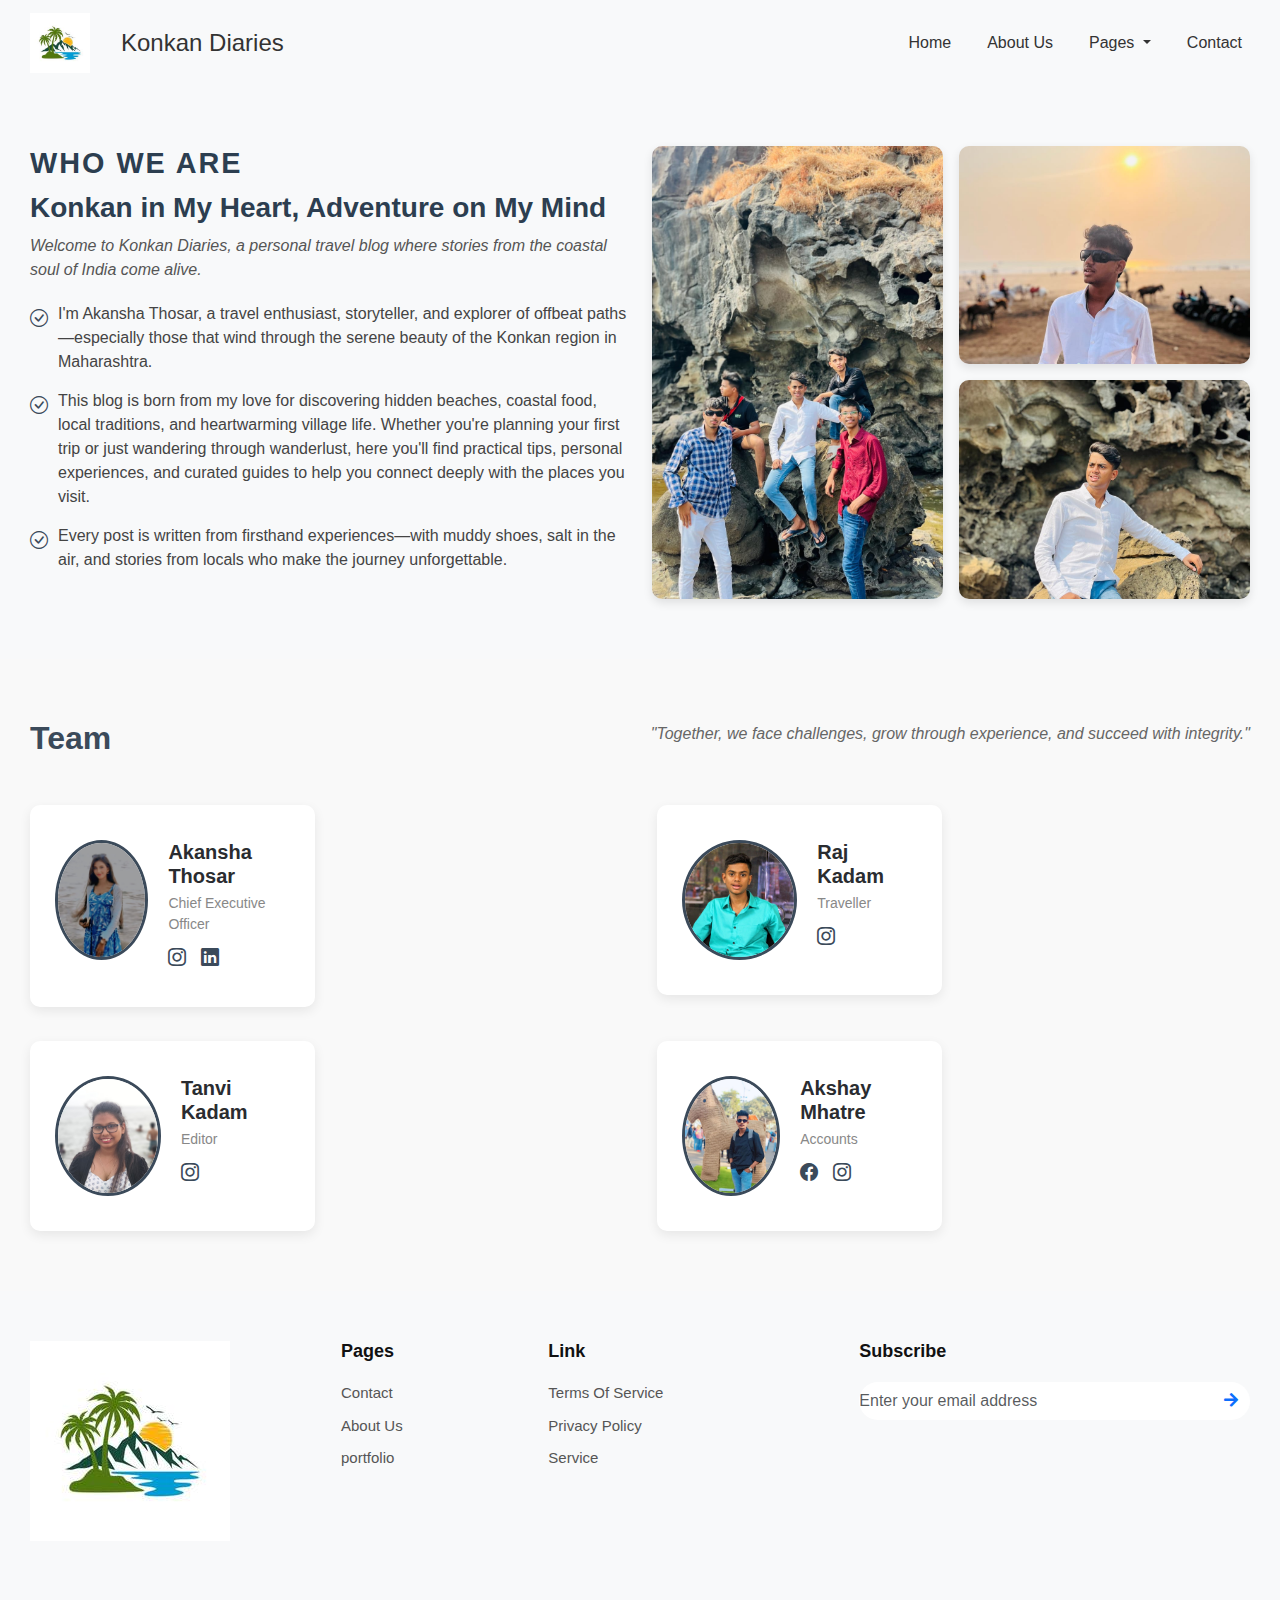
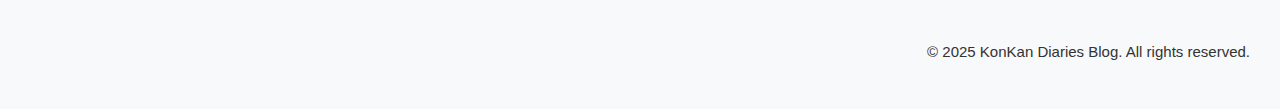
<file: about.html>
<!doctype html>
<html lang="en">

<head>
    <meta charset="utf-8">
    <meta name="viewport" content="width=device-width, initial-scale=1, shrink-to-fit=no">

    <!-- Custom CSS -->
    <link rel="stylesheet" href="style.css">

    <!-- Bootstrap 4 CSS -->
    <link rel="stylesheet" href="https://cdn.jsdelivr.net/npm/bootstrap@4.4.1/dist/css/bootstrap.min.css"
        integrity="sha384-Vkoo8x4CGsO3+Hhxv8T/Q5PaXtkKtu6ug5TOeNV6gBiFeWPGFN9MuhOf23Q9Ifjh" crossorigin="anonymous">

    <!-- Owl Carousel CSS -->
    <link rel="stylesheet" href="https://cdnjs.cloudflare.com/ajax/libs/OwlCarousel2/2.3.4/assets/owl.carousel.min.css">
    <link rel="stylesheet"
        href="https://cdnjs.cloudflare.com/ajax/libs/OwlCarousel2/2.3.4/assets/owl.theme.default.min.css">
    <link href="https://cdn.jsdelivr.net/npm/bootstrap@5.3.3/dist/css/bootstrap.min.css" rel="stylesheet">
    <link href="https://cdn.jsdelivr.net/npm/bootstrap-icons/font/bootstrap-icons.css" rel="stylesheet">
    <link rel="stylesheet" href="https://cdnjs.cloudflare.com/ajax/libs/font-awesome/5.15.4/css/all.min.css">
    <link rel="stylesheet" href="style.css">

    <title>Stop dreaming, start travelling..!</title>
</head>

<body>
    <!-- Navbar -->
    <nav class="navbar navbar-expand-lg navbar-light bg-light">
        <div class="container-fluid">
            <div class="navbar-header navbar-header-custom">
                <a href="index.html" class="navbar-brand">
                    <img id="logo" src="logo.jpg" alt="logo">
                </a>
                <h2>Konkan Diaries</h2>
            </div>
            <button class="navbar-toggler" type="button" data-toggle="collapse" data-target="#navbarSupportedContent"
                aria-controls="navbarSupportedContent" aria-expanded="false" aria-label="Toggle navigation">
                <span class="navbar-toggler-icon">☰</span>
            </button>
            <div class="collapse navbar-collapse" id="navbarSupportedContent">
                <ul class="navbar-nav ml-auto">
                    <li class="nav-item"><a class="nav-link" href="/index.html">Home</a></li>
                    <li class="nav-item"><a class="nav-link active" href="/about.html">About Us</a></li>
                    <li class="nav-item dropdown">
                        <a class="nav-link dropdown-toggle" href="#" id="pagesDropdown" role="button"
                            data-toggle="dropdown" aria-haspopup="true" aria-expanded="false">
                            Pages
                        </a>
                        <div class="dropdown-menu" aria-labelledby="pagesDropdown">
                            <a class="dropdown-item" href="/fort.html">Fort</a>
                            <a class="dropdown-item" href="/beach.html">Beach</a>
                            <a class="dropdown-item" href="/festival.html">Festival</a>
                            <a class="dropdown-item" href="/temple.html">Temple</a>
                            <a class="dropdown-item" href="/food.html">Food</a>
                        </div>
                    </li>
                    <li class="nav-item"><a class="nav-link" href="/index.html#contact">Contact</a></li>
                </ul>
            </div>
        </div>
    </nav>

    <section id="about">
        <div class="container">
            <div class="row gy-4">
                <div class="col-lg-6 content aos-init aos-animate" data-aos="fade-up" data-aos-delay="100">
                    <h1 class="who-we-are">Who We Are</h1>
                    <h3>Konkan in My Heart, Adventure on My Mind</h3>
                    <p class="fst-italic">
                        Welcome to Konkan Diaries, a personal travel blog where stories from the coastal soul of India
                        come
                        alive.
                    </p>
                    <ul>
                        <li><i class="bi bi-check-circle"></i>
                            <span>I'm Akansha Thosar, a travel enthusiast, storyteller, and explorer of offbeat
                                paths—especially those
                                that wind through the serene beauty of the Konkan region in Maharashtra.</span>
                        </li>
                        <li><i class="bi bi-check-circle"></i>
                            <span>This blog is born from my love for discovering hidden beaches, coastal food, local
                                traditions, and
                                heartwarming village life. Whether you're planning your first trip or just wandering
                                through
                                wanderlust,
                                here you'll find practical tips, personal experiences, and curated guides to help you
                                connect deeply
                                with the places you visit.</span>
                        </li>
                        <li><i class="bi bi-check-circle"></i>
                            <span>Every post is written from firsthand experiences—with muddy shoes, salt in the air,
                                and
                                stories from
                                locals who make the journey unforgettable.</span>
                        </li>
                    </ul>
                </div>

                <div class="col-lg-6 about-images">
                    <div class="row gx-3 gy-3">
                        <div class="col-6">
                            <img src="rk1.jpg" class="img-fluid large-image" alt="">
                        </div>
                        <div class="col-6 d-flex flex-column justify-content-between">
                            <img src="rk4.jpg" class="img-fluid small-image mb-3" alt="">
                            <img src="rk3.jpg" class="img-fluid small-image" alt="">
                        </div>
                    </div>
                </div>

            </div>
        </div>
    </section>

    <section id="team">
        <div class="container section-title aos-init aos-animate" data-aos="fade-up">
            <div class="section-title-container d-flex align-items-center justify-content-between">
                <h2>Team</h2>
                <p>"Together, we face challenges, grow through experience, and succeed with integrity."</p>
            </div>
        </div><!-- End Section Title -->

        <div class="container">
            <div class="row gy-4">
                <div class="col-lg-6 aos-init aos-animate" data-aos="fade-up" data-aos-delay="100">
                    <div class="team-member d-flex align-items-start">
                        <div class="pic"><img src="akshu.jpg" class="img-fluid" alt=""></div>
                        <div class="member-info">
                            <h4>Akansha Thosar</h4>
                            <span>Chief Executive Officer</span>
                            <div class="social">
                                <a href="https://www.instagram.com/panda_lover_akshu/"><i
                                        class="bi bi-instagram"></i></a>
                                <a href="https://www.linkedin.com/in/akanshathosar25/"> <i class="bi bi-linkedin"></i>
                                </a>
                            </div>
                        </div>
                    </div>
                </div><!-- End Team Member -->

                <div class="col-lg-6 aos-init aos-animate" data-aos="fade-up" data-aos-delay="200">
                    <div class="team-member d-flex align-items-start">
                        <div class="pic"><img src="raj.jpg" class="img-fluid" alt=""></div>
                        <div class="member-info">
                            <h4>Raj Kadam</h4>
                            <span>Traveller</span>
                            <div class="social">
                                <a href="https://www.instagram.com/r_k_____16/"><i class="bi bi-instagram"></i></a>
                            </div>
                        </div>
                    </div>
                </div><!-- End Team Member -->

                <div class="col-lg-6 aos-init aos-animate" data-aos="fade-up" data-aos-delay="300">
                    <div class="team-member d-flex align-items-start">
                        <div class="pic"><img src="tanu.jpg" class="img-fluid" alt=""></div>
                        <div class="member-info">
                            <h4>Tanvi Kadam</h4>
                            <span>Editor</span>
                            <div class="social">
                                <a href="https://www.instagram.com/tanuuu__11_/"><i class="bi bi-instagram"></i></a>
                            </div>
                        </div>
                    </div>
                </div>

                <div class="col-lg-6 aos-init aos-animate" data-aos="fade-up" data-aos-delay="400">
                    <div class="team-member d-flex align-items-start">
                        <div class="pic"><img src="akshy.jpg" class="img-fluid" alt=""></div>
                        <div class="member-info">
                            <h4>Akshay Mhatre</h4>
                            <span>Accounts</span>
                            <div class="social">
                                <a href=""><i class="bi bi-facebook"></i></a>
                                <a href="https://www.instagram.com/akkymhatre143/"><i class="bi bi-instagram"></i></a>
                            </div>
                        </div>
                    </div>
                </div>
            </div>
        </div>
    </section>

    <!-- Footer -->
    <footer class="bg-light">
        <div class="padding-90px-top md-padding-70px-top sm-padding-50px-top">
            <div class="container">
                <div class="row">
                    <div class="col-lg-3 col-sm-6 sm-margin-40px-bottom">
                        <img src="logo.jpg" class="width-70" alt="KonKan Diaries">
                    </div>

                    <div class="col-lg-2 col-sm-6 sm-margin-40px-bottom">
                        <h3 class="footer-title-style1">Pages</h3>
                        <ul class="list-style-1 no-margin-bottom">
                            <li><a href="#!">Contact</a></li>
                            <li><a href="#!">About Us</a></li>
                            <li><a href="#!">portfolio</a></li>
                        </ul>
                    </div>

                    <div class="col-lg-3 col-sm-6 mobile-margin-40px-bottom">
                        <div class="padding-50px-left sm-no-padding-left">
                            <h3 class="footer-title-style1">Link</h3>
                            <ul class="list-style-1 no-margin-bottom">
                                <li><a href="#!">Terms Of Service</a></li>
                                <li><a href="#!">Privacy Policy</a></li>
                                <li><a href="#!">Service</a></li>
                            </ul>
                        </div>
                    </div>
                    <div class="col-lg-4 col-sm-6">
                        <div class="padding-30px-left sm-no-padding-left">
                            <h3 class="footer-title-style1">Subscribe</h3>
                            <form class="rounded-pill newsletter-form">
                                <div class="input-group">
                                    <input type="email" class="form-control pl-0" name="email"
                                        placeholder="Enter your email address">
                                    <div class="input-group-append">
                                        <button class="btn btn-white text-primary" type="submit"><i
                                                class="fas fa-arrow-right"></i></button>
                                    </div>
                                </div>
                            </form>
                        </div>
                    </div>
                </div>
                <div class="padding-30px-bottom margin-60px-top row">
                    <div class="col-12">
                        <div class="float-right xs-width-100 text-center">
                            <p class="text-medium-gray margin-5px-top xs-no-margin-top">© 2025 KonKan Diaries Blog. All
                                rights reserved.</p>
                        </div>
                    </div>
                </div>
            </div>
        </div>
    </footer>

    <!-- Scripts -->
    <script src="https://code.jquery.com/jquery-3.6.0.min.js"></script>
    <script src="https://cdn.jsdelivr.net/npm/popper.js@1.16.0/dist/umd/popper.min.js"
        integrity="sha384-Q6E9RHvbIyZFJoft+2mJbHaEWldlvI9IOYy5n3zV9zzTtmI3UksdQRVvoxMfooAo"
        crossorigin="anonymous"></script>
    <script src="https://cdn.jsdelivr.net/npm/bootstrap@4.4.1/dist/js/bootstrap.min.js"
        integrity="sha384-wfSDF2E50Y2D1uUdj0O3uMBJnjuUD4Ih7YwaYd1iqfktj0Uod8GCExl3Og8ifwB6"
        crossorigin="anonymous"></script>
    <script src="https://cdnjs.cloudflare.com/ajax/libs/OwlCarousel2/2.3.4/owl.carousel.min.js"></script>
    <script src="script.js"></script>
</body>

</html>
</file>
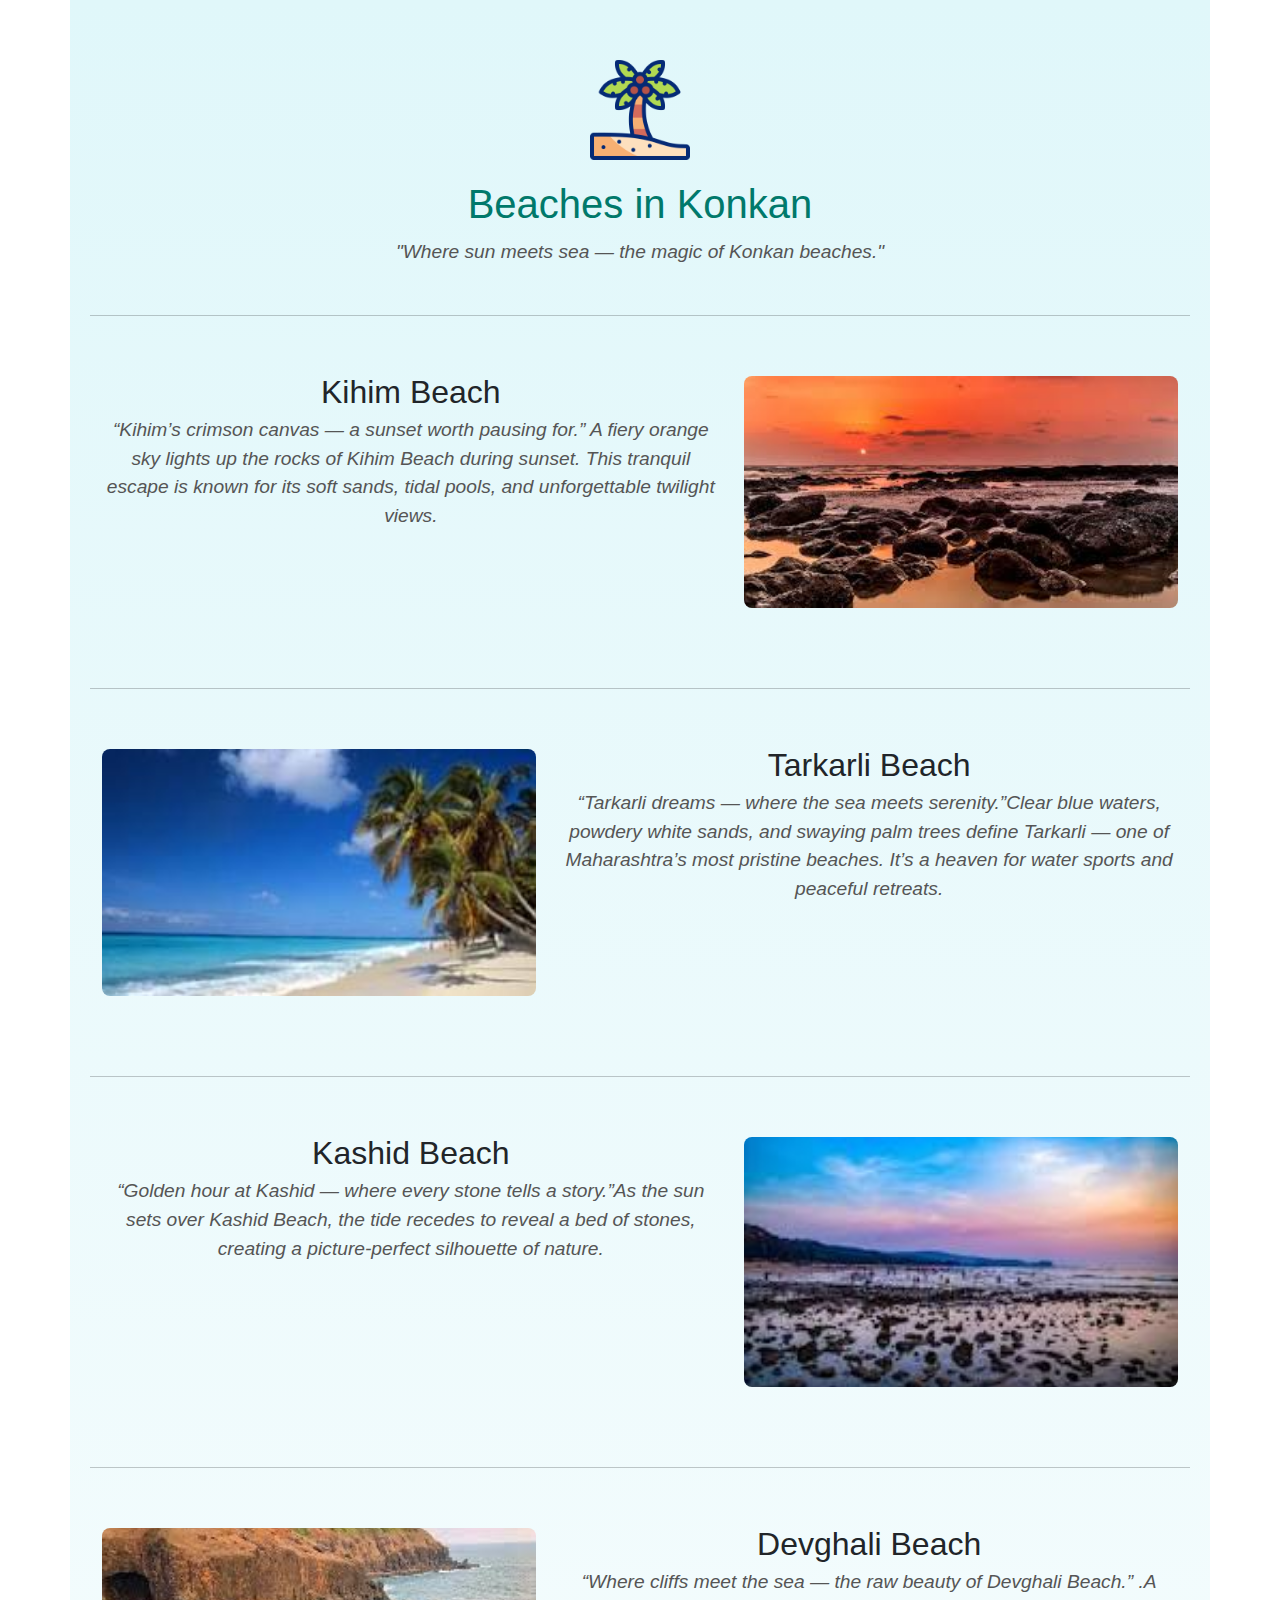
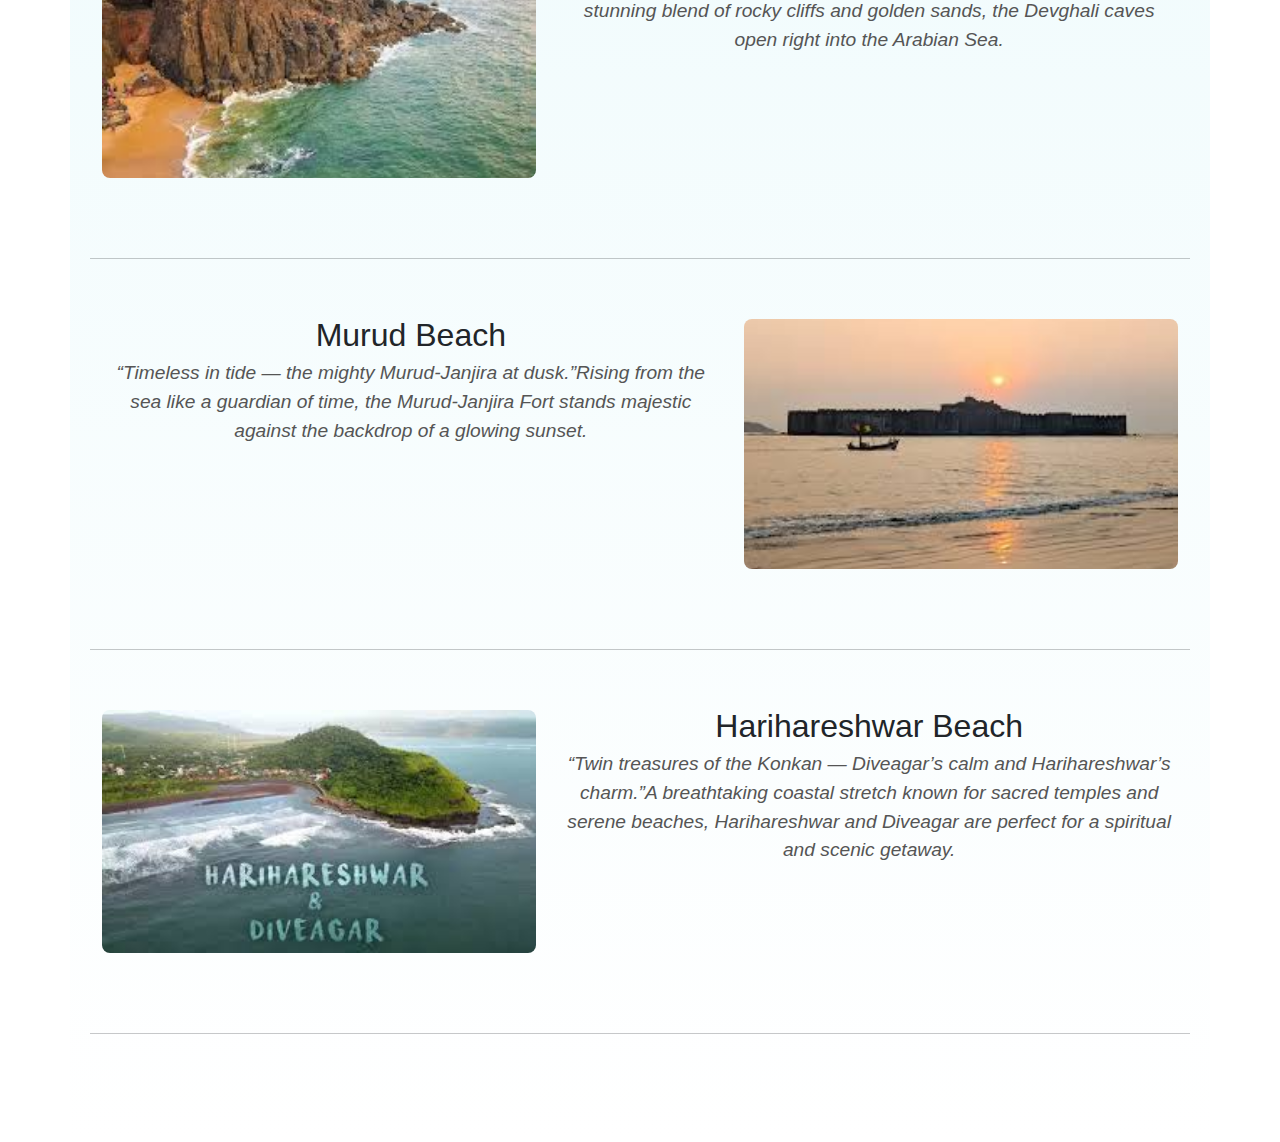
<file: beach.html>
<!DOCTYPE html>
<html lang="en">

<head>
    <meta charset="UTF-8" />
    <meta name="viewport" content="width=device-width, initial-scale=1" />
    <title>Beaches in Konkan</title>

    <!-- jQuery -->
    <script src="https://code.jquery.com/jquery-3.6.0.min.js"></script>

    <!-- Owl Carousel CSS & JS -->
    <link rel="stylesheet" href="https://cdnjs.cloudflare.com/ajax/libs/OwlCarousel2/2.3.4/assets/owl.carousel.min.css">
    <link rel="stylesheet"
        href="https://cdnjs.cloudflare.com/ajax/libs/OwlCarousel2/2.3.4/assets/owl.theme.default.min.css">
    <script src="https://cdnjs.cloudflare.com/ajax/libs/OwlCarousel2/2.3.4/owl.carousel.min.js"></script>

    <!-- Bootstrap -->
    <link href="https://cdn.jsdelivr.net/npm/bootstrap@5.3.3/dist/css/bootstrap.min.css" rel="stylesheet">
    <link href="https://cdn.jsdelivr.net/npm/bootstrap-icons/font/bootstrap-icons.css" rel="stylesheet">
    <!-- Font Awesome CDN -->
    <link rel="stylesheet" href="https://cdnjs.cloudflare.com/ajax/libs/font-awesome/6.5.0/css/all.min.css"
        integrity="sha512-papmQ6KbKMW7D7wbvDUXY1I3Fq4m2KH74ZDJ5HBlFgzNLxAxE1CjFJ7WWz+X6RU8u3Z+2VeMo9lPsnjZ4kP0aA=="
        crossorigin="anonymous" referrerpolicy="no-referrer" />

    <style>
        .container {
            text-align: center;
            padding: 60px 20px;
            background: linear-gradient(to bottom, #e0f7fa, #ffffff);
            font-family: 'Segoe UI', sans-serif;
        }

        .container img {
            width: 100px;
            height: auto;
            animation: sway 3s ease-in-out infinite;
            margin-bottom: 20px;
        }

        @keyframes sway {
            0% {
                transform: rotate(0deg);
            }

            25% {
                transform: rotate(3deg);
            }

            50% {
                transform: rotate(0deg);
            }

            75% {
                transform: rotate(-3deg);
            }

            100% {
                transform: rotate(0deg);
            }
        }

        .container h1 {
            font-size: 2.5rem;
            color: #00796b;
            margin-bottom: 10px;
        }

        .container p {
            font-size: 1.2rem;
            color: #555;
            font-style: italic;
        }

        .featurette {
            margin: 60px 0;
        }

        .featurette img {
            width: 100%;
            height: auto;
            max-height: 250px;
            border-radius: 8px;
            object-fit: cover;
        }

        .featurette-divider {
            margin: 3rem 0;
        }
    </style>
</head>

<body>
    <div class="container">
        <img src="palm-tree.png" alt="">
        <h1>Beaches in Konkan</h1>
        <p>"Where sun meets sea — the magic of Konkan beaches."</p>

        <hr class="featurette-divider" />

        <!-- Featurette 1 -->
        <div class="row featurette">
            <div class="col-md-7">
                <h2 class="featurette-heading fw-normal lh-1">Kihim Beach</h2>
                <p class="lead">“Kihim’s crimson canvas — a sunset worth pausing for.” A fiery orange sky lights up the
                    rocks of Kihim Beach during sunset. This tranquil escape is known for its soft sands, tidal pools,
                    and unforgettable twilight views.</p>
            </div>
            <div class="col-md-5">
                <img src="beach/kihim.jpg" alt="Kihim Beach" class="img-fluid mx-auto">
            </div>
        </div>

        <hr class="featurette-divider" />

        <!-- Featurette 2 -->
        <div class="row featurette">
            <div class="col-md-7 order-md-2">
                <h2 class="featurette-heading fw-normal lh-1">Tarkarli Beach</h2>
                <p class="lead">“Tarkarli dreams — where the sea meets serenity.”Clear blue waters, powdery white sands,
                    and swaying palm trees define Tarkarli — one of Maharashtra’s most pristine beaches. It’s a heaven
                    for water sports and peaceful retreats.</p>
            </div>
            <div class="col-md-5 order-md-1">
                <img src="beach/tarkarli.jpg" alt="Tarkarli Beach" class="img-fluid mx-auto">
            </div>
        </div>

        <hr class="featurette-divider" />

        <!-- Featurette 3 -->
        <div class="row featurette">
            <div class="col-md-7">
                <h2 class="featurette-heading fw-normal lh-1">Kashid Beach</h2>
                <p class="lead">“Golden hour at Kashid — where every stone tells a story.”As the sun sets over Kashid
                    Beach, the tide recedes to reveal a bed of stones, creating a picture-perfect silhouette of nature.
                </p>
            </div>
            <div class="col-md-5">
                <img src="beach/kashid.jpg" alt="Kashid Beach" class="img-fluid mx-auto">
            </div>
        </div>

        <hr class="featurette-divider" />

        <!-- Featurette 4 -->
        <div class="row featurette">
            <div class="col-md-7 order-md-2">
                <h2 class="featurette-heading fw-normal lh-1">Devghali Beach</h2>
                <p class="lead">“Where cliffs meet the sea — the raw beauty of Devghali Beach.”

                    .A stunning blend of rocky cliffs and golden sands, the Devghali caves open right into the Arabian
                    Sea.</p>
            </div>
            <div class="col-md-5 order-md-1">
                <img src="beach/devghali.jpg" alt="Devghali Beach" class="img-fluid mx-auto">
            </div>
        </div>

        <hr class="featurette-divider" />

        <!-- Featurette 5 -->
        <div class="row featurette">
            <div class="col-md-7">
                <h2 class="featurette-heading fw-normal lh-1">Murud Beach</h2>
                <p class="lead">“Timeless in tide — the mighty Murud-Janjira at dusk.”Rising from the sea like a
                    guardian of time, the Murud-Janjira Fort stands majestic against the backdrop of a glowing sunset.
                </p>
            </div>
            <div class="col-md-5">
                <img src="beach/murud.jpg" alt="Murud Beach" class="img-fluid mx-auto">
            </div>
        </div>

        <hr class="featurette-divider" />

        <!-- Featurette 6 -->
        <div class="row featurette">
            <div class="col-md-7 order-md-2">
                <h2 class="featurette-heading fw-normal lh-1">Harihareshwar Beach</h2>
                <p class="lead">“Twin treasures of the Konkan — Diveagar’s calm and Harihareshwar’s charm.”A
                    breathtaking coastal stretch known for sacred temples and serene beaches, Harihareshwar and Diveagar
                    are perfect for a spiritual and scenic getaway.
                </p>
            </div>
            <div class="col-md-5 order-md-1">
                <img src="beach/hari.jpg" alt="Harihareshwar Beach" class="img-fluid mx-auto">
            </div>
        </div>

        <hr class="featurette-divider" />
    </div>

    <!-- Optional JS -->
    <script src="script.js"></script>
</body>

</html>
</file>
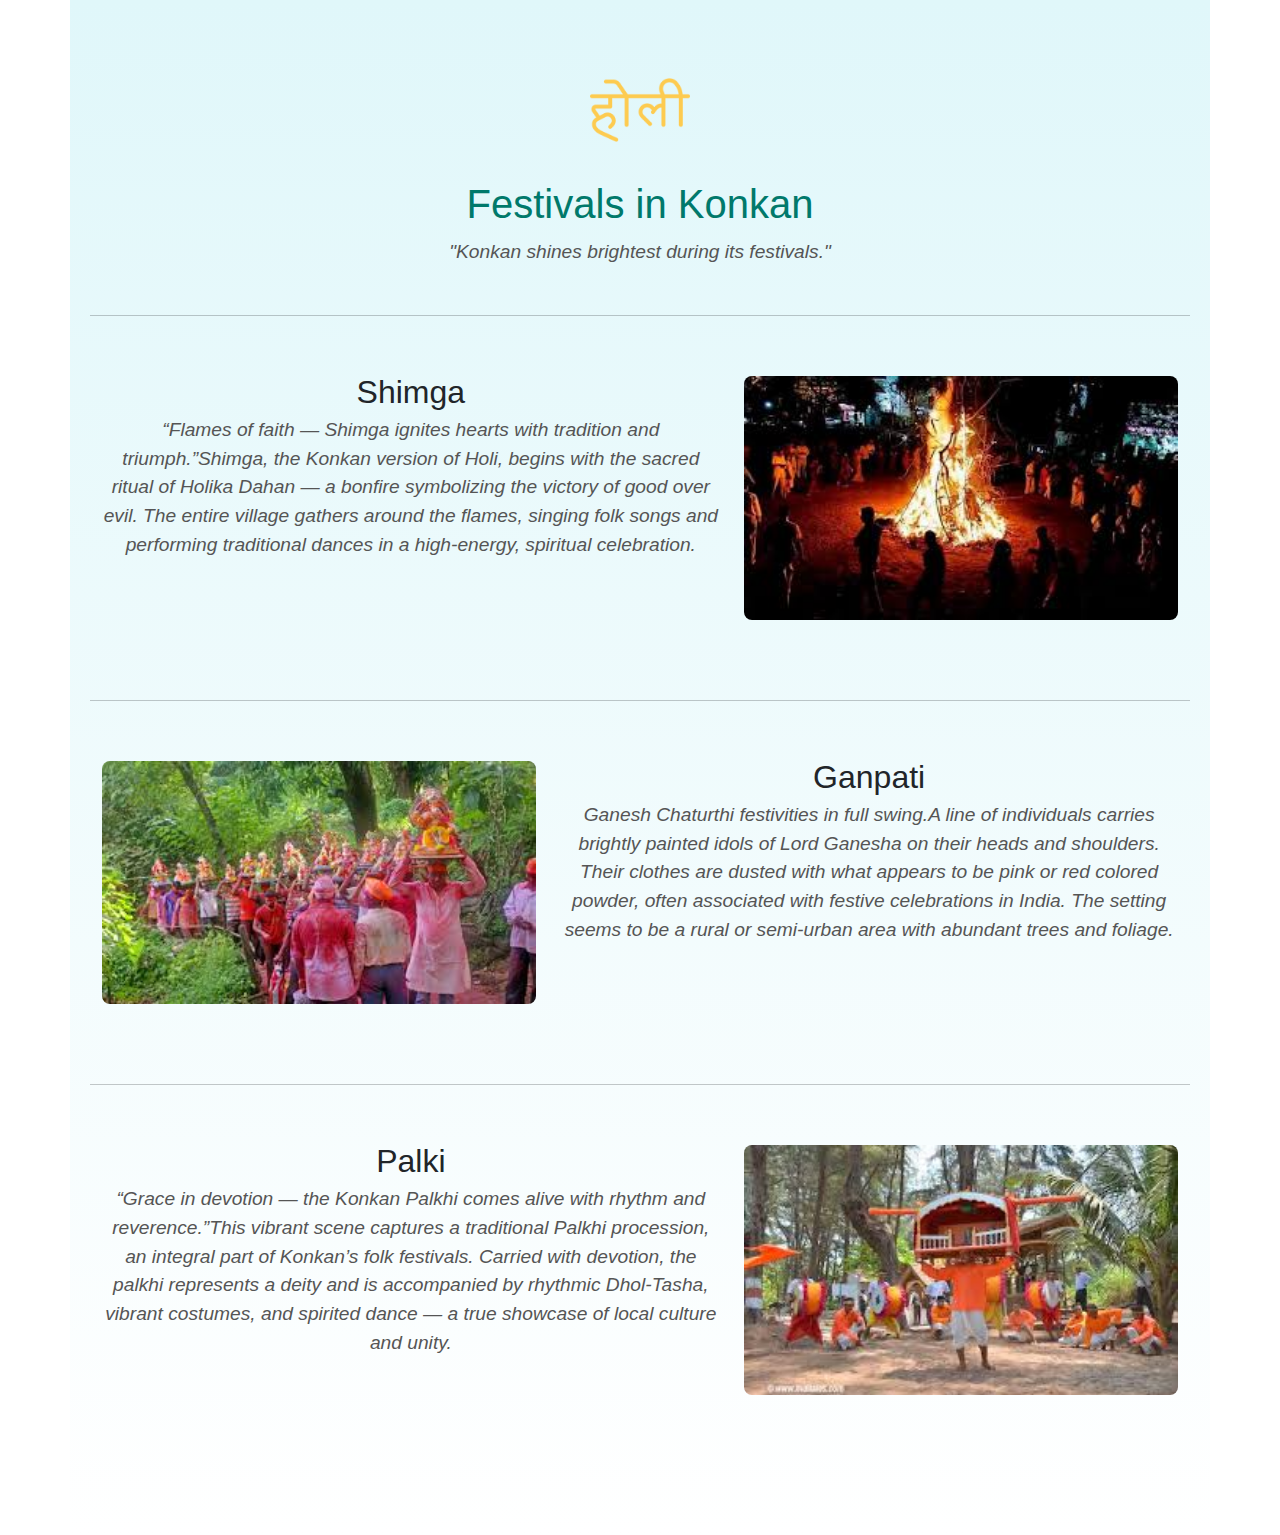
<file: festival.html>
<!DOCTYPE html>
<html lang="en">

<head>
    <meta charset="UTF-8" />
    <meta name="viewport" content="width=device-width, initial-scale=1" />
    <title>Festivals in Konkan</title>

    <!-- jQuery -->
    <script src="https://code.jquery.com/jquery-3.6.0.min.js"></script>

    <!-- Owl Carousel CSS & JS -->
    <link rel="stylesheet" href="https://cdnjs.cloudflare.com/ajax/libs/OwlCarousel2/2.3.4/assets/owl.carousel.min.css">
    <link rel="stylesheet"
        href="https://cdnjs.cloudflare.com/ajax/libs/OwlCarousel2/2.3.4/assets/owl.theme.default.min.css">
    <script src="https://cdnjs.cloudflare.com/ajax/libs/OwlCarousel2/2.3.4/owl.carousel.min.js"></script>

    <!-- Bootstrap -->
    <link href="https://cdn.jsdelivr.net/npm/bootstrap@5.3.3/dist/css/bootstrap.min.css" rel="stylesheet">
    <link href="https://cdn.jsdelivr.net/npm/bootstrap-icons/font/bootstrap-icons.css" rel="stylesheet">
    <!-- Font Awesome CDN -->
    <link rel="stylesheet" href="https://cdnjs.cloudflare.com/ajax/libs/font-awesome/6.5.0/css/all.min.css"
        integrity="sha512-papmQ6KbKMW7D7wbvDUXY1I3Fq4m2KH74ZDJ5HBlFgzNLxAxE1CjFJ7WWz+X6RU8u3Z+2VeMo9lPsnjZ4kP0aA=="
        crossorigin="anonymous" referrerpolicy="no-referrer" />

    <style>
        .container {
            text-align: center;
            padding: 60px 20px;
            background: linear-gradient(to bottom, #e0f7fa, #ffffff);
            font-family: 'Segoe UI', sans-serif;
        }

        .container img {
            width: 100px;
            height: auto;
            animation: sway 3s ease-in-out infinite;
            margin-bottom: 20px;
        }

        @keyframes sway {
            0% {
                transform: rotate(0deg);
            }

            25% {
                transform: rotate(3deg);
            }

            50% {
                transform: rotate(0deg);
            }

            75% {
                transform: rotate(-3deg);
            }

            100% {
                transform: rotate(0deg);
            }
        }

        .container h1 {
            font-size: 2.5rem;
            color: #00796b;
            margin-bottom: 10px;
        }

        .container p {
            font-size: 1.2rem;
            color: #555;
            font-style: italic;
        }

        .featurette {
            margin: 60px 0;
        }

        .featurette img {
            width: 100%;
            height: auto;
            max-height: 250px;
            border-radius: 8px;
            object-fit: cover;
        }

        .featurette-divider {
            margin: 3rem 0;
        }
    </style>
</head>

<body>
    <div class="container">
        <img src="holi.png" alt="">
        <h1>Festivals in Konkan</h1>
        <p>"Konkan shines brightest during its festivals."</p>

        <hr class="featurette-divider" />

        <!-- Featurette 1 -->
        <div class="row featurette">
            <div class="col-md-7">
                <h2 class="featurette-heading fw-normal lh-1">Shimga</h2>
                <p class="lead">“Flames of faith — Shimga ignites hearts with tradition and triumph.”Shimga, the Konkan
                    version of Holi, begins with the sacred ritual of Holika Dahan — a bonfire symbolizing the victory
                    of good over evil. The entire village gathers around the flames, singing folk songs and performing
                    traditional dances in a high-energy, spiritual celebration.</p>
            </div>
            <div class="col-md-5">
                <img src="festival/shimga.jpg" alt="Shimga" class="img-fluid mx-auto">
            </div>
        </div>

        <hr class="featurette-divider" />

        <!-- Featurette 2 -->
        <div class="row featurette">
            <div class="col-md-7 order-md-2">
                <h2 class="featurette-heading fw-normal lh-1">Ganpati</h2>
                <p class="lead">Ganesh Chaturthi festivities in full swing.A line of individuals carries brightly
                    painted idols of Lord Ganesha on their heads and shoulders. Their clothes are dusted with what
                    appears to be pink or red colored powder, often associated with festive celebrations in India. The
                    setting seems to be a rural or semi-urban area with abundant trees and foliage.</p>
            </div>
            <div class="col-md-5 order-md-1">
                <img src="festival/ganpati.jpg" alt="Ganpati" class="img-fluid mx-auto">
            </div>
        </div>

        <hr class="featurette-divider" />

        <!-- Featurette 3 -->
        <div class="row featurette">
            <div class="col-md-7">
                <h2 class="featurette-heading fw-normal lh-1">Palki</h2>
                <p class="lead">“Grace in devotion — the Konkan Palkhi comes alive with rhythm and reverence.”This
                    vibrant scene captures a traditional Palkhi procession, an integral part of Konkan’s folk festivals.
                    Carried with devotion, the palkhi represents a deity and is accompanied by rhythmic Dhol-Tasha,
                    vibrant costumes, and spirited dance — a true showcase of local culture and unity.
                </p>
            </div>
            <div class="col-md-5">
                <img src="festival/palki.jpg" alt="Palki" class="img-fluid mx-auto">
            </div>
        </div>

        <!-- Optional JS -->
        <script src="script.js"></script>
</body>

</html>
</file>
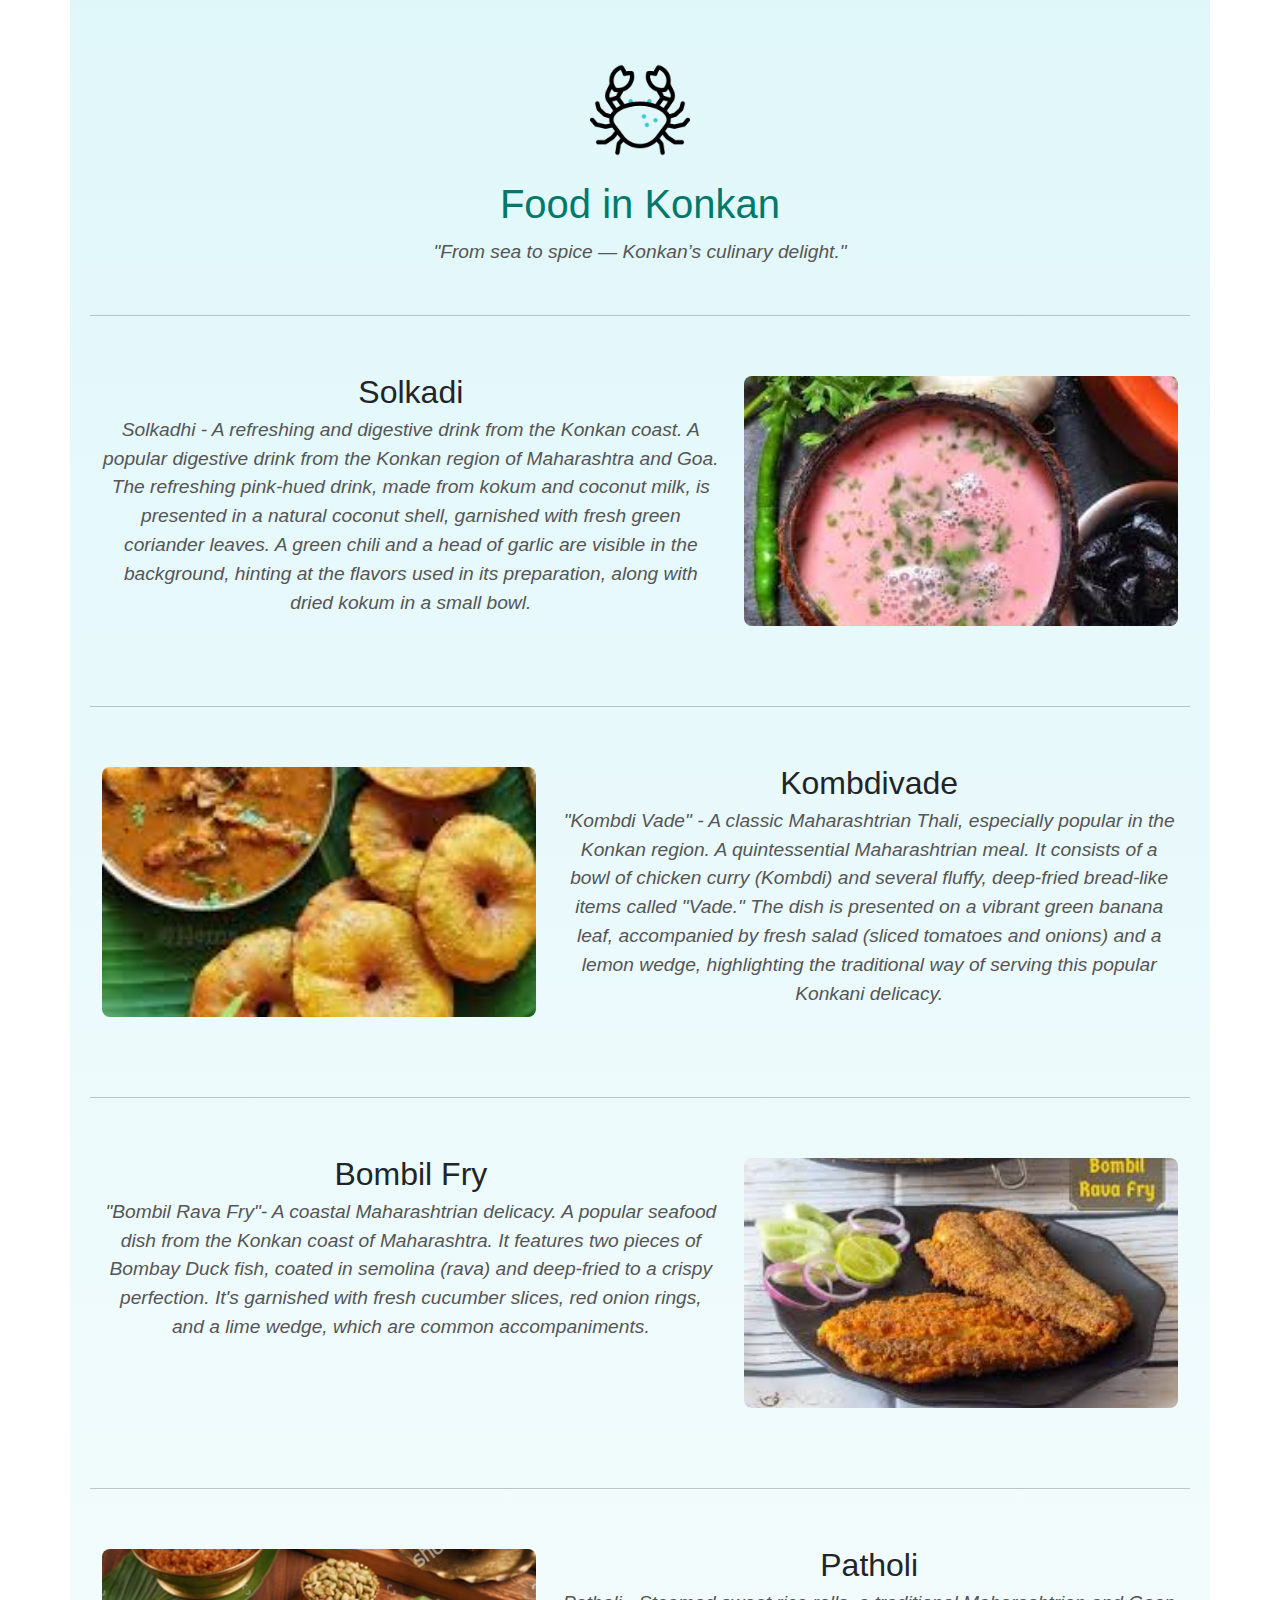
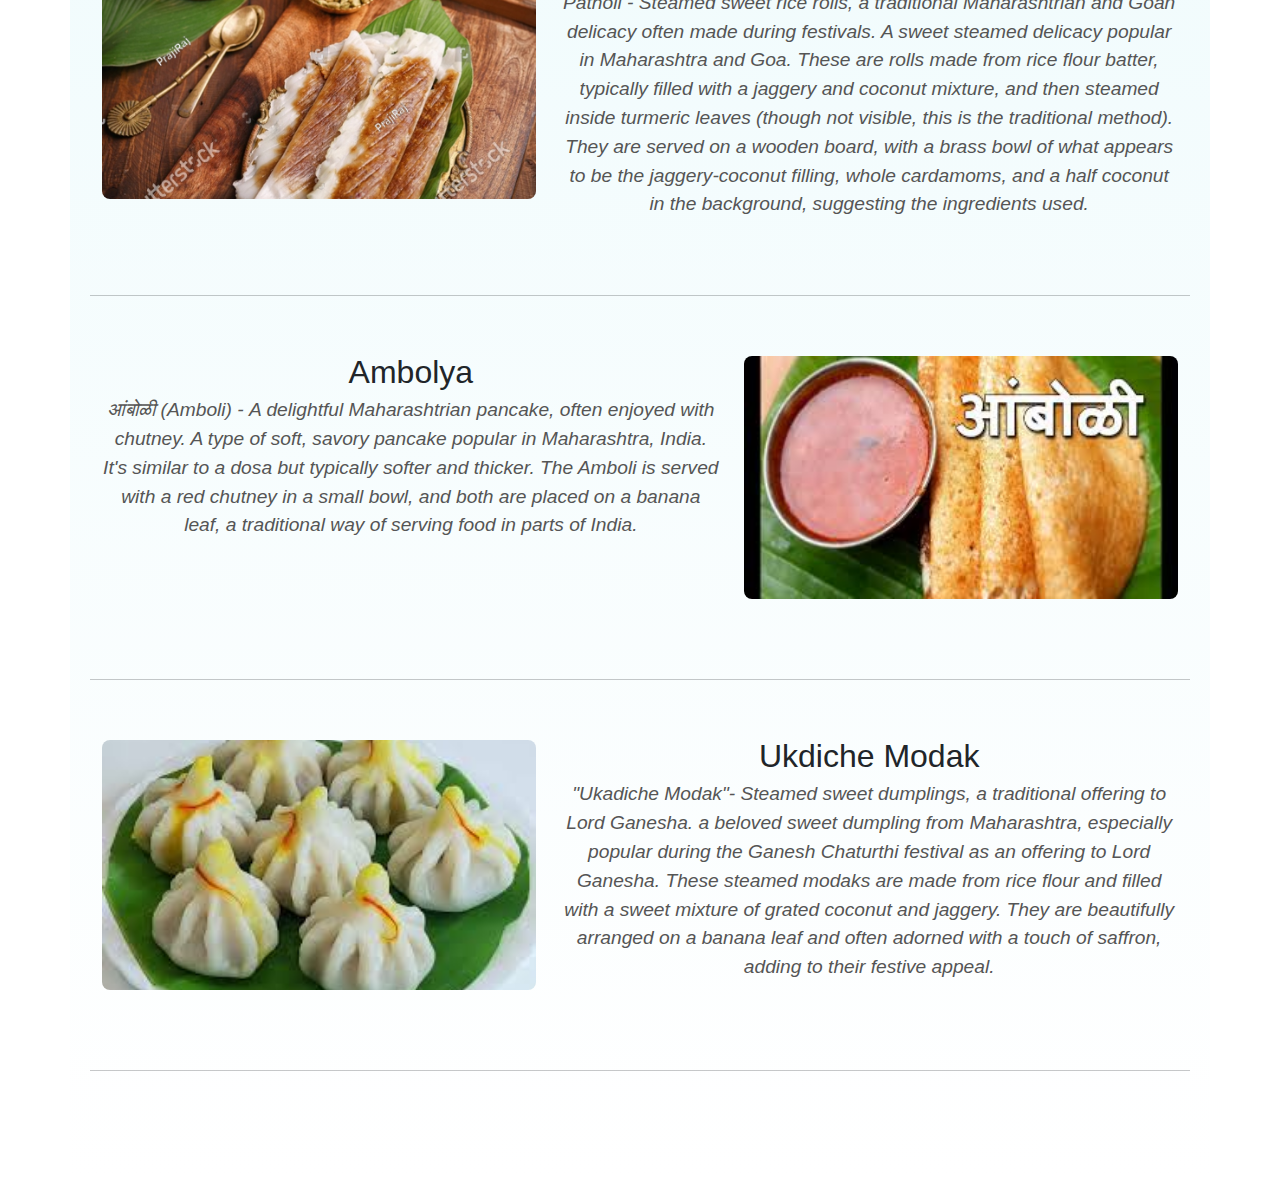
<file: food.html>
<!DOCTYPE html>
<html lang="en">

<head>
    <meta charset="UTF-8" />
    <meta name="viewport" content="width=device-width, initial-scale=1" />
    <title>Food in Konkan</title>

    <!-- jQuery -->
    <script src="https://code.jquery.com/jquery-3.6.0.min.js"></script>

    <!-- Owl Carousel CSS & JS -->
    <link rel="stylesheet" href="https://cdnjs.cloudflare.com/ajax/libs/OwlCarousel2/2.3.4/assets/owl.carousel.min.css">
    <link rel="stylesheet"
        href="https://cdnjs.cloudflare.com/ajax/libs/OwlCarousel2/2.3.4/assets/owl.theme.default.min.css">
    <script src="https://cdnjs.cloudflare.com/ajax/libs/OwlCarousel2/2.3.4/owl.carousel.min.js"></script>

    <!-- Bootstrap -->
    <link href="https://cdn.jsdelivr.net/npm/bootstrap@5.3.3/dist/css/bootstrap.min.css" rel="stylesheet">
    <link href="https://cdn.jsdelivr.net/npm/bootstrap-icons/font/bootstrap-icons.css" rel="stylesheet">
    <!-- Font Awesome CDN -->
    <link rel="stylesheet" href="https://cdnjs.cloudflare.com/ajax/libs/font-awesome/6.5.0/css/all.min.css"
        integrity="sha512-papmQ6KbKMW7D7wbvDUXY1I3Fq4m2KH74ZDJ5HBlFgzNLxAxE1CjFJ7WWz+X6RU8u3Z+2VeMo9lPsnjZ4kP0aA=="
        crossorigin="anonymous" referrerpolicy="no-referrer" />

    <style>
        .container {
            text-align: center;
            padding: 60px 20px;
            background: linear-gradient(to bottom, #e0f7fa, #ffffff);
            font-family: 'Segoe UI', sans-serif;
        }

        .container img {
            width: 100px;
            height: auto;
            animation: sway 3s ease-in-out infinite;
            margin-bottom: 20px;
        }

        @keyframes sway {
            0% {
                transform: rotate(0deg);
            }

            25% {
                transform: rotate(3deg);
            }

            50% {
                transform: rotate(0deg);
            }

            75% {
                transform: rotate(-3deg);
            }

            100% {
                transform: rotate(0deg);
            }
        }

        .container h1 {
            font-size: 2.5rem;
            color: #00796b;
            margin-bottom: 10px;
        }

        .container p {
            font-size: 1.2rem;
            color: #555;
            font-style: italic;
        }

        .featurette {
            margin: 60px 0;
        }

        .featurette img {
            width: 100%;
            height: auto;
            max-height: 250px;
            border-radius: 8px;
            object-fit: cover;
        }

        .featurette-divider {
            margin: 3rem 0;
        }
    </style>
</head>

<body>
    <div class="container">
        <img src="crab.png" alt="">
        <h1>Food in Konkan</h1>
        <p>"From sea to spice — Konkan’s culinary delight."</p>

        <hr class="featurette-divider" />

        <!-- Featurette 1 -->
        <div class="row featurette">
            <div class="col-md-7">
                <h2 class="featurette-heading fw-normal lh-1">Solkadi</h2>
                <p class="lead">Solkadhi - A refreshing and digestive drink from the Konkan coast. A popular digestive
                    drink from the Konkan region of Maharashtra and Goa. The refreshing pink-hued drink, made from kokum
                    and coconut milk, is presented in a natural coconut shell, garnished with fresh green coriander
                    leaves. A green chili and a head of garlic are visible in the background, hinting at the flavors
                    used in its preparation, along with dried kokum in a small bowl.</p>
            </div>
            <div class="col-md-5">
                <img src="food/solkadi.jpg" alt="Solkadi" class="img-fluid mx-auto">
            </div>
        </div>

        <hr class="featurette-divider" />

        <!-- Featurette 2 -->
        <div class="row featurette">
            <div class="col-md-7 order-md-2">
                <h2 class="featurette-heading fw-normal lh-1">Kombdivade</h2>
                <p class="lead">"Kombdi Vade" - A classic Maharashtrian Thali, especially popular in the Konkan region.
                    A quintessential Maharashtrian meal. It consists of a bowl of chicken curry (Kombdi) and several
                    fluffy, deep-fried bread-like items called "Vade." The dish is presented on a vibrant green banana
                    leaf, accompanied by fresh salad (sliced tomatoes and onions) and a lemon wedge, highlighting the
                    traditional way of serving this popular Konkani delicacy.</p>
            </div>
            <div class="col-md-5 order-md-1">
                <img src="food/kombdivade.jpg" alt="Kombdivade" class="img-fluid mx-auto">
            </div>
        </div>

        <hr class="featurette-divider" />

        <!-- Featurette 3 -->
        <div class="row featurette">
            <div class="col-md-7">
                <h2 class="featurette-heading fw-normal lh-1">Bombil Fry</h2>
                <p class="lead">"Bombil Rava Fry"- A coastal Maharashtrian delicacy. A popular seafood dish from the
                    Konkan coast of Maharashtra. It features two pieces of Bombay Duck fish, coated in semolina (rava)
                    and deep-fried to a crispy perfection. It's garnished with fresh cucumber slices, red onion rings,
                    and a lime wedge, which are common accompaniments.</p>
            </div>
            <div class="col-md-5">
                <img src="food/bombil fry.jpg" alt="Bombil Fry" class="img-fluid mx-auto">
            </div>
        </div>

        <hr class="featurette-divider" />

        <!-- Featurette 4 -->
        <div class="row featurette">
            <div class="col-md-7 order-md-2">
                <h2 class="featurette-heading fw-normal lh-1">Patholi</h2>
                <p class="lead">Patholi - Steamed sweet rice rolls, a traditional Maharashtrian and Goan delicacy often
                    made during festivals. A sweet steamed delicacy popular in Maharashtra and Goa. These are rolls made
                    from rice flour batter, typically filled with a jaggery and coconut mixture, and then steamed inside
                    turmeric leaves (though not visible, this is the traditional method). They are served on a wooden
                    board, with a brass bowl of what appears to be the jaggery-coconut filling, whole cardamoms, and a
                    half coconut in the background, suggesting the ingredients used.</p>
            </div>
            <div class="col-md-5 order-md-1">
                <img src="food/patholi.jpg" alt="Patholi" class="img-fluid mx-auto">
            </div>
        </div>

        <hr class="featurette-divider" />

        <!-- Featurette 5 -->
        <div class="row featurette">
            <div class="col-md-7">
                <h2 class="featurette-heading fw-normal lh-1">Ambolya</h2>
                <p class="lead">आंबोळी (Amboli) - A delightful Maharashtrian pancake, often enjoyed with chutney. A type
                    of soft, savory pancake popular in Maharashtra, India. It's similar to a dosa but typically softer
                    and thicker. The Amboli is served with a red chutney in a small bowl, and both are placed on a
                    banana leaf, a traditional way of serving food in parts of India.</p>
            </div>
            <div class="col-md-5">
                <img src="food/ambolya.jpg" alt="Ambolya" class="img-fluid mx-auto">
            </div>
        </div>

        <hr class="featurette-divider" />

        <!-- Featurette 6 -->
        <div class="row featurette">
            <div class="col-md-7 order-md-2">
                <h2 class="featurette-heading fw-normal lh-1">Ukdiche Modak</h2>
                <p class="lead">"Ukadiche Modak"- Steamed sweet dumplings, a traditional offering to Lord Ganesha. a
                    beloved sweet dumpling from Maharashtra, especially popular during the Ganesh Chaturthi festival as
                    an offering to Lord Ganesha. These steamed modaks are made from rice flour and filled with a sweet
                    mixture of grated coconut and jaggery. They are beautifully arranged on a banana leaf and often
                    adorned with a touch of saffron, adding to their festive appeal.</p>
            </div>
            <div class="col-md-5 order-md-1">
                <img src="food/ukdiche modak'.jpg" alt="Ukdiche Modak" class="img-fluid mx-auto">
            </div>
        </div>

        <hr class="featurette-divider" />
    </div>

    <!-- Optional JS -->
    <script src="script.js"></script>
</body>

</html>
</file>
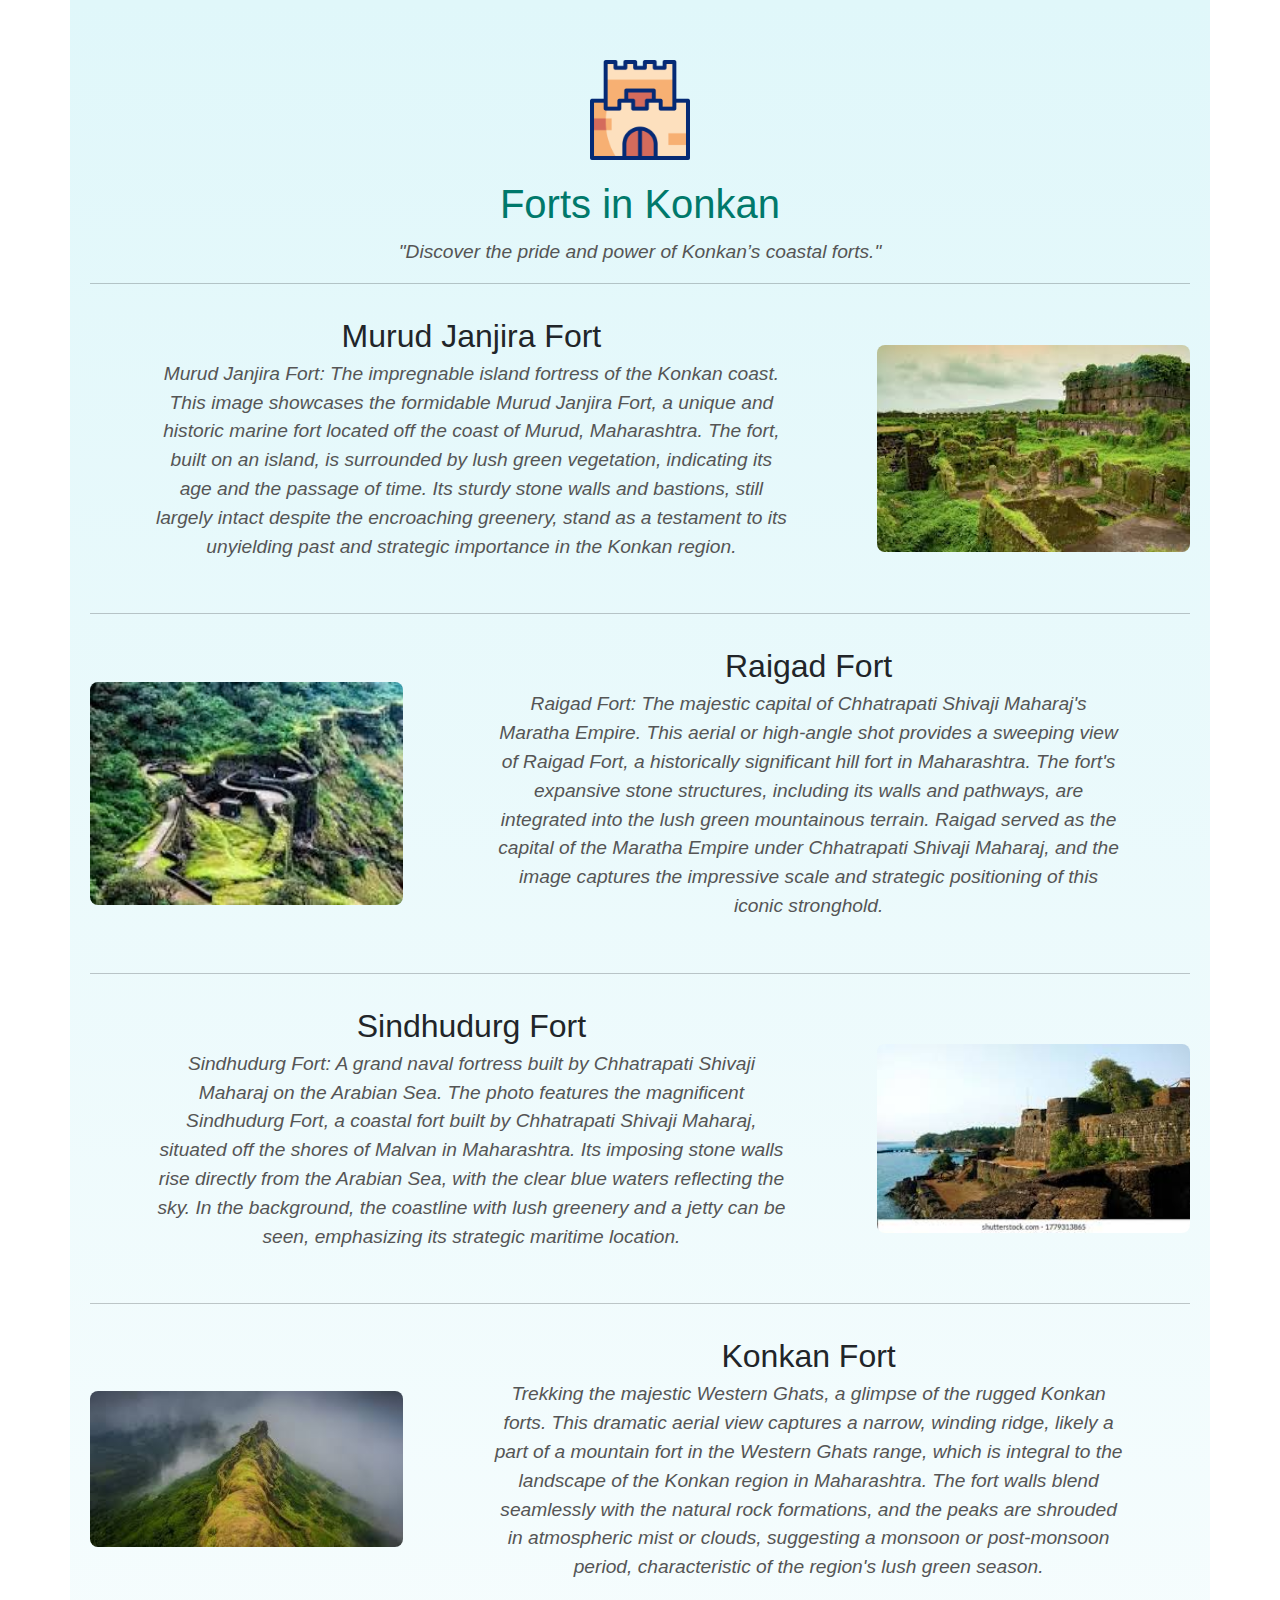
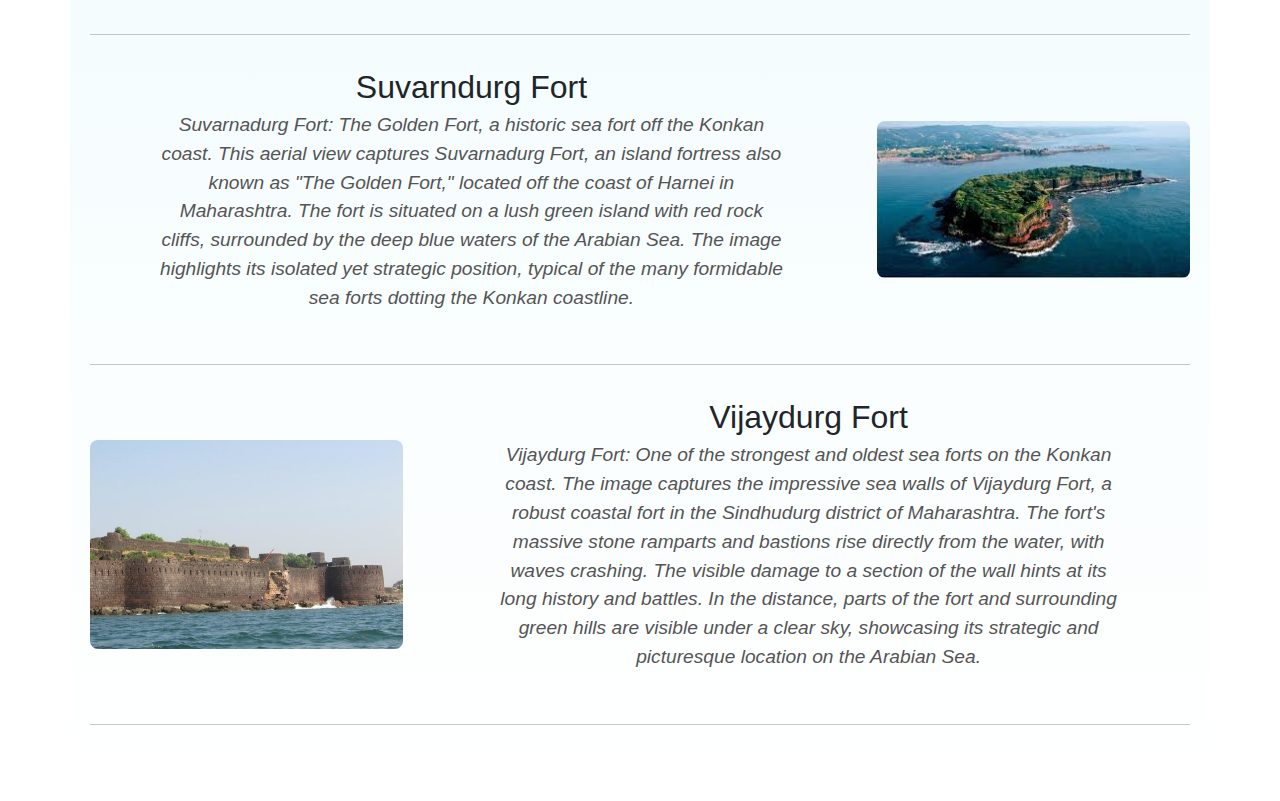
<file: fort.html>
<!DOCTYPE html>
<html lang="en">

<head>
  <meta charset="UTF-8">
  <meta name="viewport" content="width=device-width, initial-scale=1">
  <title>Forts in Konkan</title>

  <!-- jQuery -->
  <script src="https://code.jquery.com/jquery-3.6.0.min.js"></script>

  <!-- Owl Carousel CSS & JS -->
  <link rel="stylesheet" href="https://cdnjs.cloudflare.com/ajax/libs/OwlCarousel2/2.3.4/assets/owl.carousel.min.css">
  <link rel="stylesheet"
    href="https://cdnjs.cloudflare.com/ajax/libs/OwlCarousel2/2.3.4/assets/owl.theme.default.min.css">
  <script src="https://cdnjs.cloudflare.com/ajax/libs/OwlCarousel2/2.3.4/owl.carousel.min.js"></script>
  <link href="https://cdn.jsdelivr.net/npm/bootstrap@5.3.3/dist/css/bootstrap.min.css" rel="stylesheet">
  <link href="https://cdn.jsdelivr.net/npm/bootstrap-icons/font/bootstrap-icons.css" rel="stylesheet">

  <style>
    .container {
      text-align: center;
      padding: 60px 20px;
      background: linear-gradient(to bottom, #e0f7fa, #ffffff);
      font-family: 'Segoe UI', sans-serif;
    }

    .container img {
      width: 100px;
      height: auto;
      animation: sway 3s ease-in-out infinite;
      margin-bottom: 20px;
    }

    @keyframes sway {
      0% {
        transform: rotate(0deg);
      }

      25% {
        transform: rotate(3deg);
      }

      50% {
        transform: rotate(0deg);
      }

      75% {
        transform: rotate(-3deg);
      }

      100% {
        transform: rotate(0deg);
      }
    }

    .container h1 {
      font-size: 2.5rem;
      color: #00796b;
      margin-bottom: 10px;
    }

    .container p {
      font-size: 1.2rem;
      color: #555;
      font-style: italic;
    }

    .row.featurette {
      padding: 20px 0;
      align-items: center;
    }

    .featurette .col-md-7,
    .featurette .col-md-7.order-md-2 {
      margin: 0 auto;
      text-align: center;
    }

    .featurette .col-md-5,
    .featurette .col-md-5.order-md-1 {
      flex: 0 0 auto;
      width: 30%;
    }

    .featurette img {
      width: 100%;
      height: auto;
      max-height: 250px;
      border-radius: 8px;
      object-fit: cover;
      display: block;
      margin: 0 auto;
    }

    .featurette-divider {
      margin: 1rem 0;
    }
  </style>
</head>

<body>
  <div class="container">
    <img src="castle.png" alt="">
    <h1>Forts in Konkan</h1>
    <p>"Discover the pride and power of Konkan’s coastal forts."</p>
    <hr class="featurette-divider">
    <div class="row featurette">
      <div class="col-md-7">
        <h2 class="featurette-heading fw-normal lh-1">Murud Janjira Fort </h2>
        <p class="lead">Murud Janjira Fort: The impregnable island fortress of the Konkan coast. This image showcases
          the formidable Murud Janjira Fort, a unique and historic marine fort located off the coast of Murud,
          Maharashtra. The fort, built on an island, is surrounded by lush green vegetation, indicating its age and the
          passage of time. Its sturdy stone walls and bastions, still largely intact despite the encroaching greenery,
          stand as a testament to its unyielding past and strategic importance in the Konkan region.</p>
      </div>
      <div class="col-md-5">
        <img class="bd-placeholder-img bd-placeholder-img-lg featurette-image img-fluid mx-auto" height="400"
          width="400" src="fort/murud janjira.jpg" alt="fort1">
      </div>
    </div>
    <hr class="featurette-divider">
    <div class="row featurette">
      <div class="col-md-7 order-md-2">
        <h2 class="featurette-heading fw-normal lh-1">Raigad Fort</h2>
        <p class="lead">Raigad Fort: The majestic capital of Chhatrapati Shivaji Maharaj's Maratha Empire. This aerial
          or high-angle shot provides a sweeping view of Raigad Fort, a historically significant hill fort in
          Maharashtra. The fort's expansive stone structures, including its walls and pathways, are integrated into the
          lush green mountainous terrain. Raigad served as the capital of the Maratha Empire under Chhatrapati Shivaji
          Maharaj, and the image captures the impressive scale and strategic positioning of this iconic stronghold.</p>
      </div>
      <div class="col-md-5 order-md-1">
        <img class="bd-placeholder-img bd-placeholder-img-lg featurette-image img-fluid mx-auto" height="400"
          width="400" src="fort/raigad.jpg" alt="fort2">
      </div>
    </div>
    <hr class="featurette-divider">
    <div class="row featurette">
      <div class="col-md-7">
        <h2 class="featurette-heading fw-normal lh-1">Sindhudurg Fort</h2>
        <p class="lead">Sindhudurg Fort: A grand naval fortress built by Chhatrapati Shivaji Maharaj on the Arabian Sea.
          The photo features the magnificent Sindhudurg Fort, a coastal fort built by Chhatrapati Shivaji Maharaj,
          situated off the shores of Malvan in Maharashtra. Its imposing stone walls rise directly from the Arabian Sea,
          with the clear blue waters reflecting the sky. In the background, the coastline with lush greenery and a jetty
          can be seen, emphasizing its strategic maritime location.</p>
      </div>
      <div class="col-md-5">
        <img class="bd-placeholder-img bd-placeholder-img-lg featurette-image img-fluid mx-auto" height="400"
          width="400" src="fort/sindhudurg.jpg" alt="fort3">
      </div>
    </div>
    <hr class="featurette-divider">
    <div class="row featurette">
      <div class="col-md-7 order-md-2">
        <h2 class="featurette-heading fw-normal lh-1">Konkan Fort</h2>
        <p class="lead">Trekking the majestic Western Ghats, a glimpse of the rugged Konkan forts.

          This dramatic aerial view captures a narrow, winding ridge, likely a part of a mountain fort in the Western
          Ghats range, which is integral to the landscape of the Konkan region in Maharashtra. The fort walls blend
          seamlessly with the natural rock formations, and the peaks are shrouded in atmospheric mist or clouds,
          suggesting a monsoon or post-monsoon period, characteristic of the region's lush green season.</p>
      </div>
      <div class="col-md-5 order-md-1">
        <img class="bd-placeholder-img bd-placeholder-img-lg featurette-image img-fluid mx-auto" height="400"
          width="400" src="fort/konkan fort.jpg" alt="fort4">
      </div>
    </div>
    <hr class="featurette-divider">
    <div class="row featurette">
      <div class="col-md-7">
        <h2 class="featurette-heading fw-normal lh-1">Suvarndurg Fort </h2>
        <p class="lead"> Suvarnadurg Fort: The Golden Fort, a historic sea fort off the Konkan coast. This aerial view
          captures Suvarnadurg Fort, an island fortress also known as "The Golden Fort," located off the coast of Harnei
          in Maharashtra. The fort is situated on a lush green island with red rock cliffs, surrounded by the deep blue
          waters of the Arabian Sea. The image highlights its isolated yet strategic position, typical of the many
          formidable sea forts dotting the Konkan coastline.</p>
      </div>
      <div class="col-md-5">
        <img class="bd-placeholder-img bd-placeholder-img-lg featurette-image img-fluid mx-auto" height="400"
          width="400" src="fort/suvarndurg.jpg" alt="fort5">
      </div>
    </div>
    <hr class="featurette-divider">
    <div class="row featurette">
      <div class="col-md-7 order-md-2">
        <h2 class="featurette-heading fw-normal lh-1">Vijaydurg Fort</h2>
        <p class="lead">Vijaydurg Fort: One of the strongest and oldest sea forts on the Konkan coast. The image
          captures the impressive sea walls of Vijaydurg Fort, a robust coastal fort in the Sindhudurg district of
          Maharashtra. The fort's massive stone ramparts and bastions rise directly from the water, with waves crashing.
          The visible damage to a section of the wall hints at its long history and battles. In the
          distance, parts of the fort and surrounding green hills are visible under a clear sky, showcasing its
          strategic and picturesque location on the Arabian Sea.</p>
      </div>
      <div class="col-md-5 order-md-1">
        <img class="bd-placeholder-img bd-placeholder-img-lg featurette-image img-fluid mx-auto" height="400"
          width="400" src="fort/vijaydurg.jpg" alt="fort6">
      </div>
    </div>
    <hr class="featurette-divider">
  </div>

  <script src="script.js"></script>

</body>

</html>
</file>
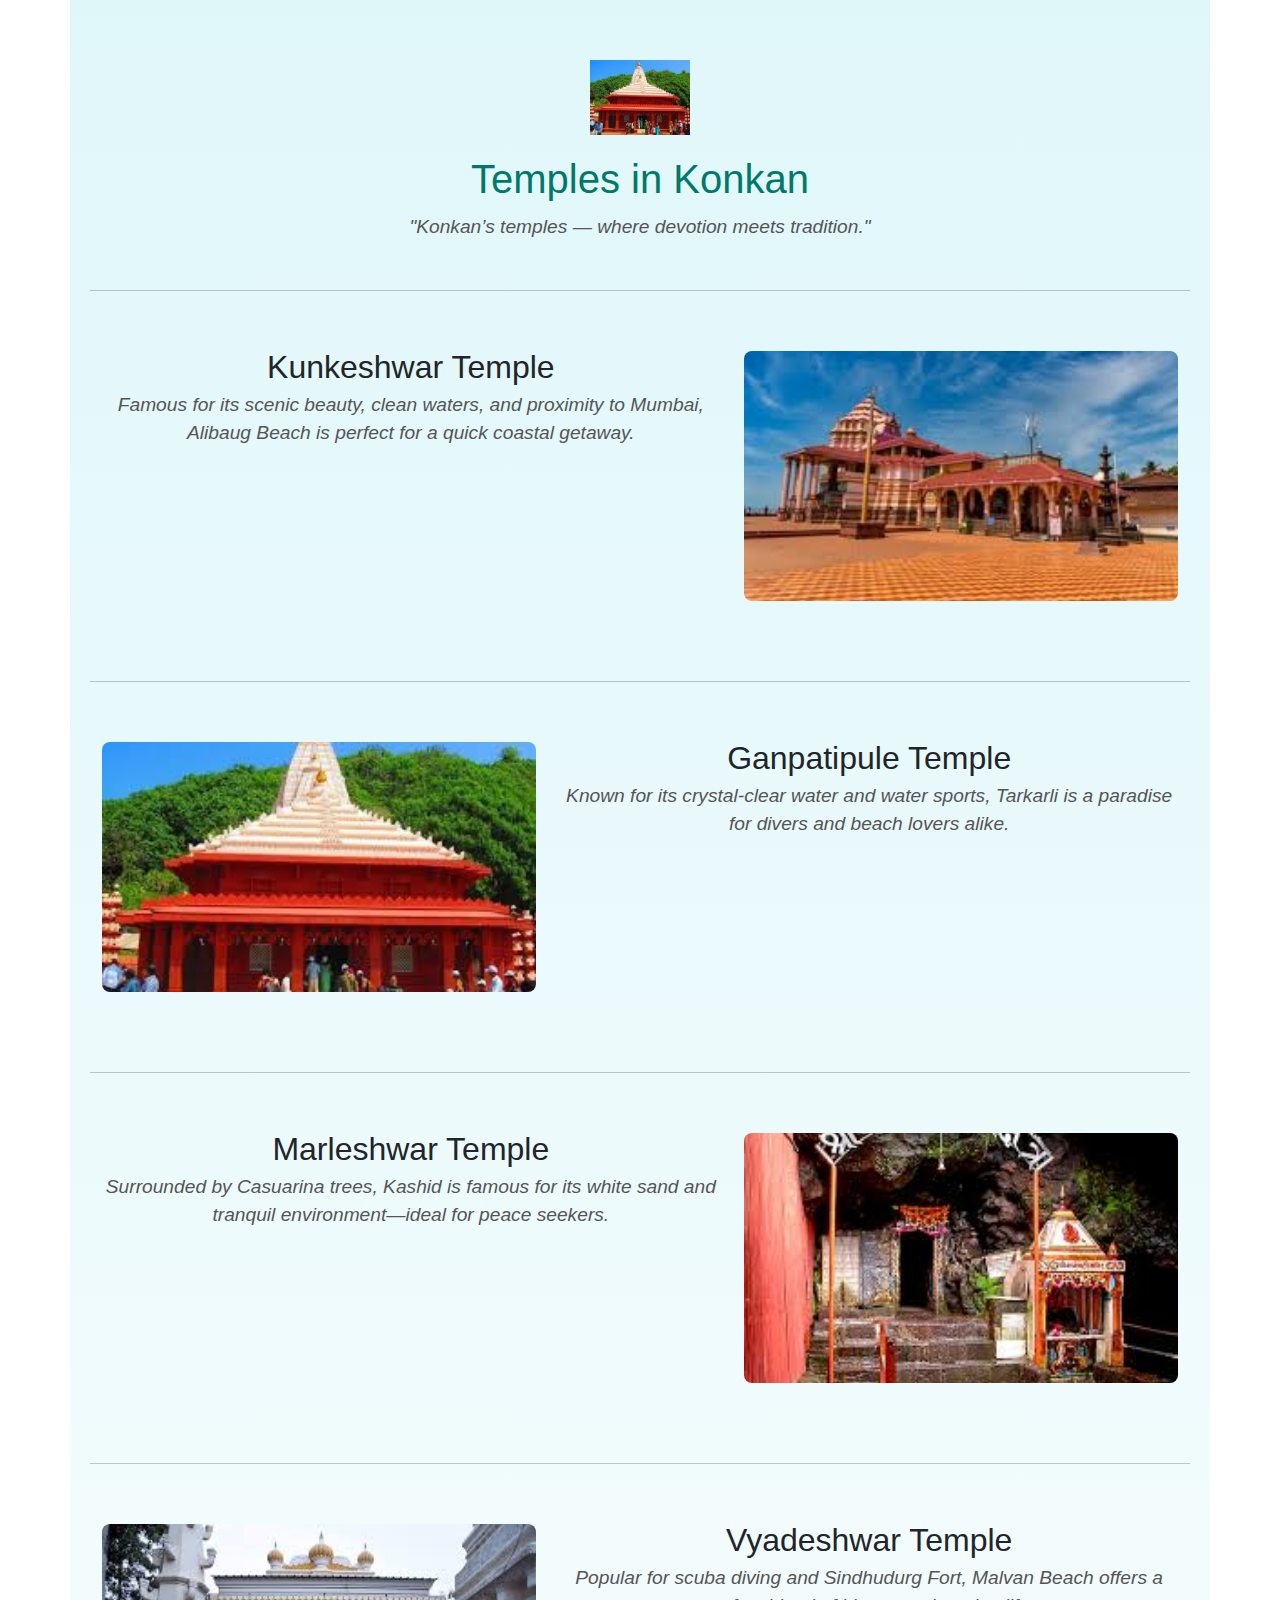
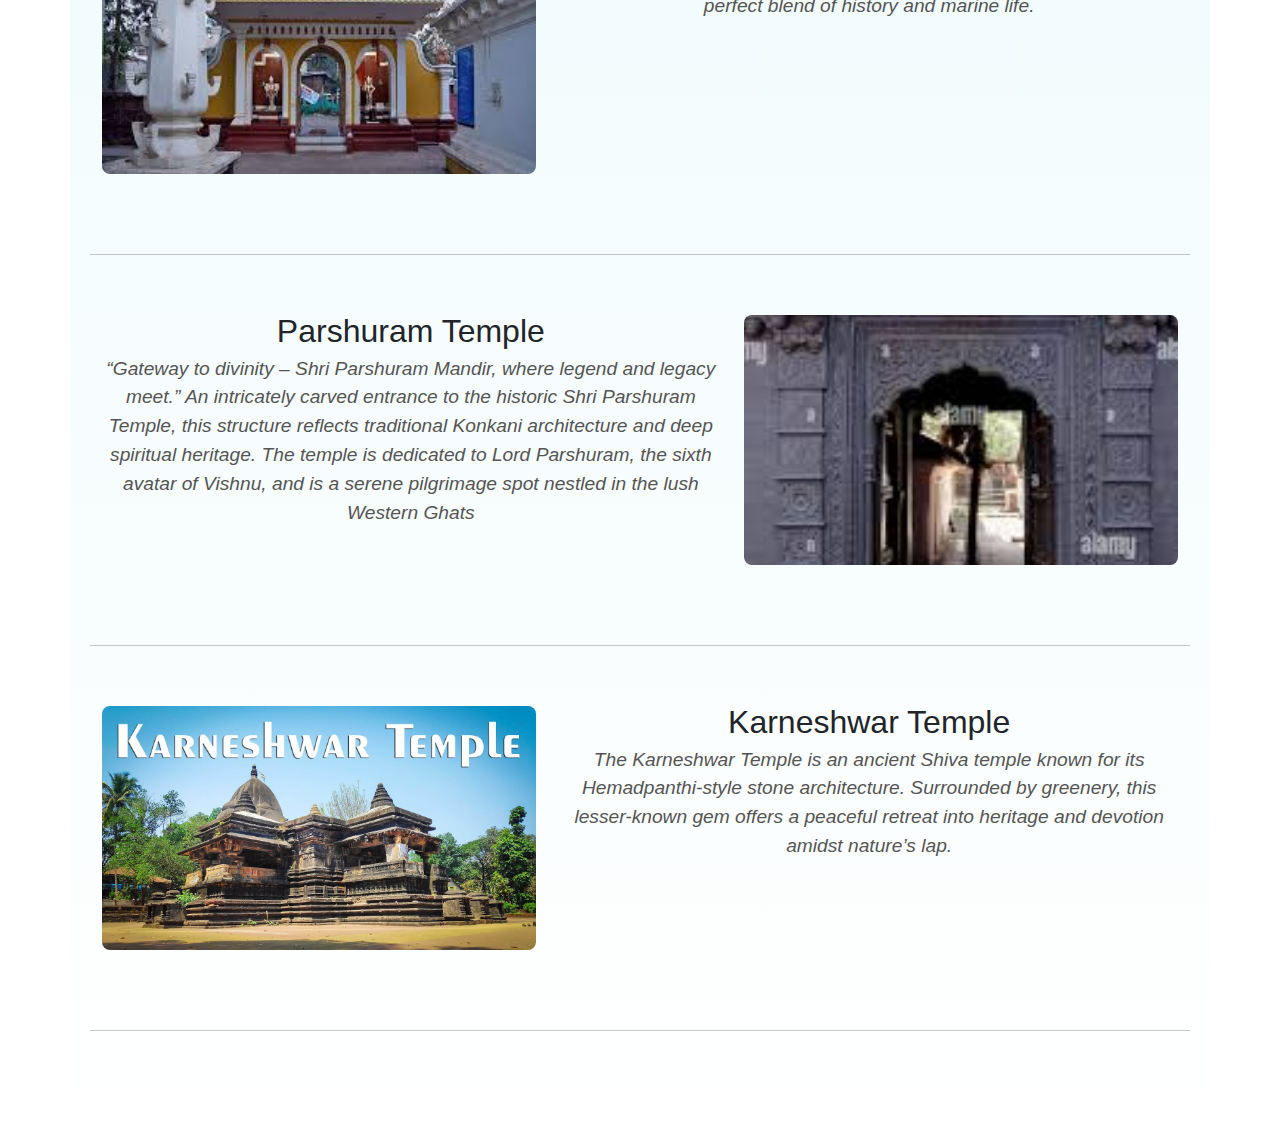
<file: temple.html>
<!DOCTYPE html>
<html lang="en">

<head>
    <meta charset="UTF-8" />
    <meta name="viewport" content="width=device-width, initial-scale=1" />
    <title>Temples in Konkan</title>

    <!-- jQuery -->
    <script src="https://code.jquery.com/jquery-3.6.0.min.js"></script>

    <!-- Owl Carousel CSS & JS -->
    <link rel="stylesheet" href="https://cdnjs.cloudflare.com/ajax/libs/OwlCarousel2/2.3.4/assets/owl.carousel.min.css">
    <link rel="stylesheet"
        href="https://cdnjs.cloudflare.com/ajax/libs/OwlCarousel2/2.3.4/assets/owl.theme.default.min.css">
    <script src="https://cdnjs.cloudflare.com/ajax/libs/OwlCarousel2/2.3.4/owl.carousel.min.js"></script>

    <!-- Bootstrap -->
    <link href="https://cdn.jsdelivr.net/npm/bootstrap@5.3.3/dist/css/bootstrap.min.css" rel="stylesheet">
    <link href="https://cdn.jsdelivr.net/npm/bootstrap-icons/font/bootstrap-icons.css" rel="stylesheet">
    <!-- Font Awesome CDN -->
    <link rel="stylesheet" href="https://cdnjs.cloudflare.com/ajax/libs/font-awesome/6.5.0/css/all.min.css"
        integrity="sha512-papmQ6KbKMW7D7wbvDUXY1I3Fq4m2KH74ZDJ5HBlFgzNLxAxE1CjFJ7WWz+X6RU8u3Z+2VeMo9lPsnjZ4kP0aA=="
        crossorigin="anonymous" referrerpolicy="no-referrer"/>

    <style>
        .container {
            text-align: center;
            padding: 60px 20px;
            background: linear-gradient(to bottom, #e0f7fa, #ffffff);
            font-family: 'Segoe UI', sans-serif;
        }

        .container img {
            width: 100px;
            height: auto;
            animation: sway 3s ease-in-out infinite;
            margin-bottom: 20px;
        }

        @keyframes sway {
            0% {
                transform: rotate(0deg);
            }

            25% {
                transform: rotate(3deg);
            }

            50% {
                transform: rotate(0deg);
            }

            75% {
                transform: rotate(-3deg);
            }

            100% {
                transform: rotate(0deg);
            }
        }

        .container h1 {
            font-size: 2.5rem;
            color: #00796b;
            margin-bottom: 10px;
        }

        .container p {
            font-size: 1.2rem;
            color: #555;
            font-style: italic;
        }

        .featurette {
            margin: 60px 0;
        }

        .featurette img {
            width: 100%;
            height: auto;
            max-height: 250px;
            border-radius: 8px;
            object-fit: cover;
        }

        .featurette-divider {
            margin: 3rem 0;
        }
    </style>
</head>

<body>
    <div class="container">
        <img src="temple/ganpatipule.jpg" alt="">
        <h1>Temples in Konkan</h1>
        <p>"Konkan’s temples — where devotion meets tradition."</p>

        <hr class="featurette-divider" />

        <!-- Featurette 1 -->
        <div class="row featurette">
            <div class="col-md-7">
                <h2 class="featurette-heading fw-normal lh-1">Kunkeshwar Temple</h2>
                <p class="lead">Famous for its scenic beauty, clean waters, and proximity to Mumbai, Alibaug Beach is
                    perfect for a quick coastal getaway.</p>
            </div>
            <div class="col-md-5">
                <img src="temple/kunkeshwar.jpg" alt="temple1" class="img-fluid mx-auto">
            </div>
        </div>

        <hr class="featurette-divider" />

        <!-- Featurette 2 -->
        <div class="row featurette">
            <div class="col-md-7 order-md-2">
                <h2 class="featurette-heading fw-normal lh-1">Ganpatipule Temple</h2>
                <p class="lead">Known for its crystal-clear water and water sports, Tarkarli is a paradise for divers
                    and beach lovers alike.</p>
            </div>
            <div class="col-md-5 order-md-1">
                <img src="temple/ganpatipule.jpg" alt="temple2" class="img-fluid mx-auto">
            </div>
        </div>

        <hr class="featurette-divider" />

        <!-- Featurette 3 -->
        <div class="row featurette">
            <div class="col-md-7">
                <h2 class="featurette-heading fw-normal lh-1">Marleshwar Temple</h2>
                <p class="lead">Surrounded by Casuarina trees, Kashid is famous for its white sand and tranquil
                    environment—ideal for peace seekers.</p>
            </div>
            <div class="col-md-5">
                <img src="temple/marleshwar.jpg" alt="temple3" class="img-fluid mx-auto">
            </div>
        </div>

        <hr class="featurette-divider" />

        <!-- Featurette 4 -->
        <div class="row featurette">
            <div class="col-md-7 order-md-2">
                <h2 class="featurette-heading fw-normal lh-1">Vyadeshwar Temple</h2>
                <p class="lead">Popular for scuba diving and Sindhudurg Fort, Malvan Beach offers a perfect blend of
                    history and marine life.</p>
            </div>
            <div class="col-md-5 order-md-1">
                <img src="temple/vyadeshwar.jpg" alt="temple4" class="img-fluid mx-auto">
            </div>
        </div>

        <hr class="featurette-divider" />

        <!-- Featurette 5 -->
        <div class="row featurette">
            <div class="col-md-7">
                <h2 class="featurette-heading fw-normal lh-1">Parshuram Temple</h2>
                <p class="lead">“Gateway to divinity – Shri Parshuram Mandir, where legend and legacy meet.” An
                    intricately carved entrance to the historic Shri Parshuram Temple, this structure reflects
                    traditional Konkani architecture and deep spiritual heritage. The temple is dedicated to Lord
                    Parshuram, the sixth avatar of Vishnu, and is a serene pilgrimage spot nestled in the lush Western
                    Ghats

                </p>
            </div>
            <div class="col-md-5">
                <img src="temple/parshuram.jpg" alt="temple5" class="img-fluid mx-auto">
            </div>
        </div>

        <hr class="featurette-divider" />

        <!-- Featurette 6 -->
        <div class="row featurette">
            <div class="col-md-7 order-md-2">
                <h2 class="featurette-heading fw-normal lh-1">Karneshwar Temple</h2>
                <p class="lead">The Karneshwar Temple is an ancient Shiva temple known for its Hemadpanthi-style stone
                    architecture. Surrounded by greenery, this lesser-known gem offers a peaceful retreat into heritage
                    and devotion amidst nature’s lap.</p>
            </div>
            <div class="col-md-5 order-md-1">
                <img src="temple/karneshwar.jpg" alt="temple6" class="img-fluid mx-auto">
            </div>
        </div>

        <hr class="featurette-divider" />
    </div>

    <!-- Optional JS -->
    <script src="script.js"></script>
</body>

</html>
</file>
<file: style.css>
body {
    font-family: Arial, sans-serif;
    overflow-y: auto; /* ✅ This enables vertical scrolling when needed */
}

/* Style the logo and title container */
.navbar-header-custom {
    display: flex;
    align-items: center;
    gap: 15px;
}

/* Logo image */
#logo {
    width: 60px;
    height: auto;
}

/* Title beside logo */
.navbar-header-custom h2 {
    font-size: 24px;
    margin: 0;
    color: #333;
}

/* Align the nav menu to the right */
.navbar-collapse {
    justify-content: flex-end;
}

/* Optional: spacing between nav items */
.navbar-nav {
    gap: 20px;
}

/* Optional: style for nav links */
.nav-link {
    font-weight: 500;
    color: #333 !important;
}

.nav-link:hover {
    color: #ff6600 !important;
}

/* Featured section */
.bg-img {
    background-size: cover;
    background-position: center;
    background-repeat: no-repeat;
    transition: transform 0.3s ease, box-shadow 0.3s ease;
    position: relative;
    overflow: hidden;
    z-index: 1;
}

.box-hover:hover {
    transform: scale(1.02);
    box-shadow: 0 10px 30px rgba(0, 0, 0, 0.3);
}

/* Heading Styles */
h5 {
    font-weight: 600;
    margin-bottom: 20px;
}

/* Responsive Font Sizes */
.font-size30 {
    font-size: 30px;
}

.sm-font-size28 {
    font-size: 28px;
}

.xs-font-size22 {
    font-size: 22px;
}

.line-height-40 {
    line-height: 40px;
}

.xs-line-height-28 {
    line-height: 28px;
}

/* Button Style */
.btn-blog {
    display: inline-block;
    padding: 10px 20px;
    background-color: rgba(255, 255, 255, 0.1);
    border: 1px solid #fff;
    color: #fff;
    text-decoration: none;
    transition: background-color 0.3s ease, color 0.3s ease;
    font-weight: 500;
    border-radius: 5px;
}

.btn-blog:hover {
    background-color: #fff;
    color: #000;
}

/* Ensure cards fill height */
.card.h-100 {
    display: flex;
    flex-direction: column;
    justify-content: flex-end;
}

/* Optional: Z-index utility */
.z-index-9 {
    z-index: 9;
}

/* Make main containers wider */
.container,
.container-fluid {
    max-width: 1440px; /* or 100% for full width */
    width: 100%;
    padding-left: 30px;
    padding-right: 30px;
}

/* Make cards larger and more spacious */
.card {
    min-height: 450px; /* adjust as needed */
    padding: 30px;
    border-radius: 12px;
    font-size: 18px;
}

/* Increase background card height */
.bg-img {
    min-height: 450px; /* taller background image section */
}

/* Responsive tweaks for smaller devices */
@media (max-width: 767px) {
    .container,
    .container-fluid {
        padding-left: 15px;
        padding-right: 15px;
    }

    .card {
        min-height: 300px;
        padding: 20px;
    }
}

/* Optional: Padding adjustment on smaller devices */
@media (max-width: 767px) {
    .font-size30 {
        font-size: 24px;
    }

    .line-height-40 {
        line-height: 32px;
    }
}

/* ===== TRENDING SECTION STYLES ===== */
#trending {
    background-color: #fdfdfd; /* Light background */
    padding: 60px 0;
}

#trending .blog-slider {
    position: relative;
}

#trending .blog__slide {
    background: #ffffff;
    border-radius: 12px;
    overflow: hidden;
    box-shadow: 0 6px 15px rgba(0, 0, 0, 0.1);
    transition: transform 0.3s ease;
}

#trending .blog__slide:hover {
    transform: translateY(-8px);
}

#trending .blog__slide__img img {
    width: 100%;
    height: 220px;
    object-fit: cover;
}

#trending .blog__slide__content {
    padding: 20px;
}

#trending .blog__slide__label {
    display: inline-block;
    font-weight: 600;
    color: #ff6600;
    margin-bottom: 10px;
    text-transform: uppercase;
    font-size: 14px;
    letter-spacing: 0.5px;
    text-decoration: none;
}

#trending .blog__slide__content h3 {
    font-size: 18px;
    margin-bottom: 8px;
}

#trending .blog__slide__content h3 a {
    color: #333;
    text-decoration: none;
}

#trending .blog__slide__content h3 a:hover {
    color: #ff6600;
}

#trending .blog__slide__content p {
    color: #777;
    font-size: 13px;
}

/* Owl Nav Custom Arrows */
#trending .owl-nav {
    position: absolute;
    top: 50%;
    left: 0;
    right: 0;
    display: flex;
    justify-content: space-between;
    transform: translateY(-50%);
    pointer-events: none;
}

#trending .owl-nav button {
    background: none;
    border: none;
    pointer-events: all;
}

#trending .blog-slider__leftArrow img,
#trending .blog-slider__rightArrow img {
    width: 32px;
    height: 32px;
    filter: drop-shadow(0 0 5px rgba(0, 0, 0, 0.2));
}

/* Responsive adjustments */
@media (max-width: 768px) {
    #trending .blog__slide__img img {
        height: 180px;
    }

    #trending .blog__slide__content {
        padding: 15px;
    }

    #trending .blog__slide__content h3 {
        font-size: 16px;
    }
}

/* Album Section Container Styling */
#album {
  padding: 60px 0;
  background-color: #f9f9f9;
}

/* Portfolio Grid Styling */
#album .portfolio {
  display: grid;
  grid-template-columns: repeat(3, 1fr);
  gap: 30px;
}

/* Reset Bootstrap column padding/margin */
#album .portfolio > .col-md-6,
#album .portfolio > .col-lg-4 {
  all: unset;
}

/* Grid Card Styling */
#album .grid {
  background: #fff;
  border-radius: 8px;
  box-shadow: 0 4px 15px rgba(0, 0, 0, 0.1);
  overflow: hidden;
  transition: transform 0.3s ease;
}

#album .grid:hover {
  transform: translateY(-5px);
}

/* Grid Image Styling */
#album .grid-img img {
  width: 100%;
  height: 225px;
  object-fit: cover;
}

/* Grid Text Details */
#album .grid-details {
  padding: 15px;
}

#album .grid-details .category {
  display: inline-block;
  font-size: 0.9rem;
  font-weight: bold;
  color: #007bff;
  margin-bottom: 5px;
  text-transform: uppercase;
}

#album .grid-details h5 {
  font-size: 1.1rem;
  margin: 5px 0;
  font-weight: 600;
}

#album .grid-details p {
  font-size: 0.95rem;
  color: #555;
}

/* Responsive Layout */
@media (max-width: 992px) {
  #album .portfolio {
    grid-template-columns: repeat(2, 1fr);
  }
}

@media (max-width: 576px) {
  #album .portfolio {
    grid-template-columns: 1fr;
  }
}

#contact {
  padding: 60px 0;
  background: #fff;
}

#contact .info-item {
  background-color: #3b4a5a;
  color: #fff;
  border-radius: 6px;
  padding: 12px 16px; 
  margin-bottom: 16px; 
  display: flex;
  align-items: center;
  gap: 10px; 
}

#contact .info-item i {
  font-size: 20px;
  padding: 10px;
  background: #2c3a48;
  border-radius: 6px;
}

#contact .info-item a {
  color: #fff; 
  text-decoration: none;
}

#contact .info-item a:hover {
  text-decoration: underline;
}

#contact .php-email-form h2 {
  font-size: 28px;
  font-weight: 600;
  margin-bottom: 20px;
  color: #2c3e50; 
  border-bottom: 2px solid #3b4a5a;
  display: inline-block;
  padding-bottom: 6px;
  text-transform: uppercase;
  letter-spacing: 1px;
}

#contact .php-email-form .form-control {
  padding: 15px;
  border-radius: 4px;
  border: 1px solid #ccc;
  font-size: 15px;
}

#contact .php-email-form button {
  background-color: #3b4a5a;
  color: #fff;
  padding: 10px 25px;
  font-size: 16px;
  border: none;
  border-radius: 6px;
}

#contact .php-email-form button:hover {
  background-color: #2c3a48;
}

/* Footer Base */
footer {
    background-color: #f8f9fa;
    color: #333;
    font-family: 'Segoe UI', sans-serif;
    font-size: 15px;
}

/* Image size class */
.width-70 {
    width: 200px;
    height: auto;
}

/* Optional: Add responsiveness and alignment */
@media (max-width: 576px) {
    .width-70 {
        width: 60px;
    }
}

.sm-margin-40px-bottom {
    margin-bottom: 40px;
}

img {
    display: block;
    max-width: 100%;
    height: auto;
}



/* Padding utilities */
.padding-90px-top {
    padding-top: 90px;
}
.md-padding-70px-top {
    padding-top: 70px;
}
.sm-padding-50px-top {
    padding-top: 50px;
}
.padding-30px-left {
    padding-left: 30px;
}
.padding-50px-left {
    padding-left: 50px;
}
.sm-no-padding-left {
    padding-left: 0;
}
.padding-30px-bottom {
    padding-bottom: 30px;
}
.margin-60px-top {
    margin-top: 60px;
}
.sm-margin-40px-bottom {
    margin-bottom: 40px;
}
.mobile-margin-40px-bottom {
    margin-bottom: 40px;
}
.margin-5px-top {
    margin-top: 5px;
}
.xs-no-margin-top {
    margin-top: 0 !important;
}

/* Title Styles */
.footer-title-style1 {
    font-size: 18px;
    font-weight: 600;
    color: #111;
    margin-bottom: 20px;
}

/* Lists */
.list-style-1 {
    list-style: none;
    padding: 0;
}
.list-style-1 li {
    margin-bottom: 10px;
}
.list-style-1 li a {
    color: #555;
    text-decoration: none;
    transition: color 0.3s ease;
}
.list-style-1 li a:hover {
    color: #007bff;
}

/* Newsletter Form */
.newsletter-form .form-control {
    border: none;
    border-radius: 50px 0 0 50px;
    padding: 10px 15px;
    box-shadow: none;
}
.newsletter-form .btn {
    border-radius: 0 50px 50px 0;
    background: #fff;
    border: none;
}
.newsletter-form .btn i {
    font-size: 16px;
}

/* Social Icons */
.social-links {
    list-style: none;
    padding: 0;
    display: flex;
    gap: 10px;
}
.social-links li a {
    color: #555;
    font-size: 16px;
    transition: color 0.3s ease;
}
.social-links li a:hover {
    color: #007bff;
}

/* Responsive Utilities */
@media (max-width: 768px) {
    .padding-90px-top {
        padding-top: 50px;
    }
    .padding-50px-left,
    .padding-30px-left {
        padding-left: 0;
    }
    .float-left,
    .float-right {
        float: none !important;
        text-align: center;
    }
}

#about {
  padding: 60px 0;
  background-color: #f8f9fa; 
  color: #333;
}

#about .who-we-are {
  text-transform: uppercase;
  font-weight: 700;
  color: #2c3e50;         
  letter-spacing: 2px;
  font-size: 1.8rem;       
  margin-bottom: 10px;
  line-height: 1.2;
}


#about h3 {
  font-size: 28px;
  font-weight: 700;
  color: #2c3e50;
  margin-bottom: 10px;
}

#about .fst-italic {
  font-style: italic;
  color: #555;
  margin-bottom: 20px;
}

#about ul {
  list-style: none;
  padding-left: 0;
}

#about ul li {
  display: flex;
  align-items: flex-start;
  gap: 10px;
  margin-bottom: 15px;
  color: #444;
}

#about ul li i {
  color: #3b4a5a;
  font-size: 18px;
  flex-shrink: 0;
  margin-top: 4px;
}

/* Image Styling */
#about .about-images img {
  border-radius: 10px;
  width: 100%;
  object-fit: cover;
  box-shadow: 0 4px 10px rgba(0, 0, 0, 0.1);
  transition: transform 0.3s ease;
}

#about .about-images img:hover {
  transform: scale(1.02);
}

.about-images .img-fluid {
  border-radius: 12px;
  object-fit: cover;
  width: 100%;
  height: 100%;
  box-shadow: 0 6px 15px rgba(0, 0, 0, 0.1);
  transition: transform 0.3s ease;
}

.about-images .img-fluid:hover {
  transform: scale(1.02);
}

.large-image {
  height: 100%;
  min-height: 100%;
  aspect-ratio: 4 / 3;
}

.small-image {
  aspect-ratio: 4 / 3;
  height: auto;
}

/* Responsive fix if needed */
@media (max-width: 768px) {
  .about-images .row {
    flex-direction: column;
  }
  .about-images .col-6 {
    width: 100%;
  }
}

/* Responsive spacing */
@media (max-width: 768px) {
  #about h3 {
    font-size: 22px;
  }
  #about .who-we-are {
    font-size: 0.8rem;
  }
}

section#team {
  padding: 60px 0;
  background-color: #f9f9f9;
}

section#team .section-title-container {
  margin-bottom: 40px;
}

section#team .section-title-container h2 {
  font-size: 32px;
  font-weight: bold;
  color: #3b4a5a;
}

section#team .section-title-container p {
  font-style: italic;
  color: #666;
  font-size: 16px;
  max-width: 600px;
}

/* Grid layout with minimum gap */
section#team .row {
  display: grid;
  grid-template-columns: repeat(auto-fit, minmax(500px, 1fr));
  gap: 10px;
}

/* Team member card */
section#team .team-member {
  background-color: #fff;
  border-radius: 10px;
  padding: 35px 25px;
  box-shadow: 0 4px 12px rgba(0, 0, 0, 0.08);
  transition: transform 0.3s ease;
  display: flex;
  align-items: center;
  gap: 20px;
}

section#team .team-member:hover {
  transform: translateY(-5px);
}

/* Profile image */
section#team .team-member .pic img {
  width: 120px;
  height: 120px;
  object-fit: cover;
  border-radius: 50%;
  border: 3px solid #3b4a5a;
}

/* Member name and role */
section#team .team-member .member-info h4 {
  font-size: 20px;
  font-weight: 700;
  color: #2a2c30;
  margin: 0 0 5px;
}

section#team .team-member .member-info span {
  font-size: 14px;
  color: #888;
  margin-bottom: 10px;
  display: block;
}

/* Social icons */
section#team .team-member .social a {
  font-size: 18px;
  margin-right: 10px;
  color: #3b4a5a;
  transition: color 0.3s ease;
}

section#team .team-member .social a:hover {
  color: #ff7e00;
}

/* Responsive fixes */
@media (max-width: 768px) {
  section#team .team-member {
    flex-direction: column;
    text-align: center;
  }

  section#team .team-member .pic {
    margin-bottom: 15px;
  }

  section#team .team-member .social {
    justify-content: center;
  }
}
</file>
